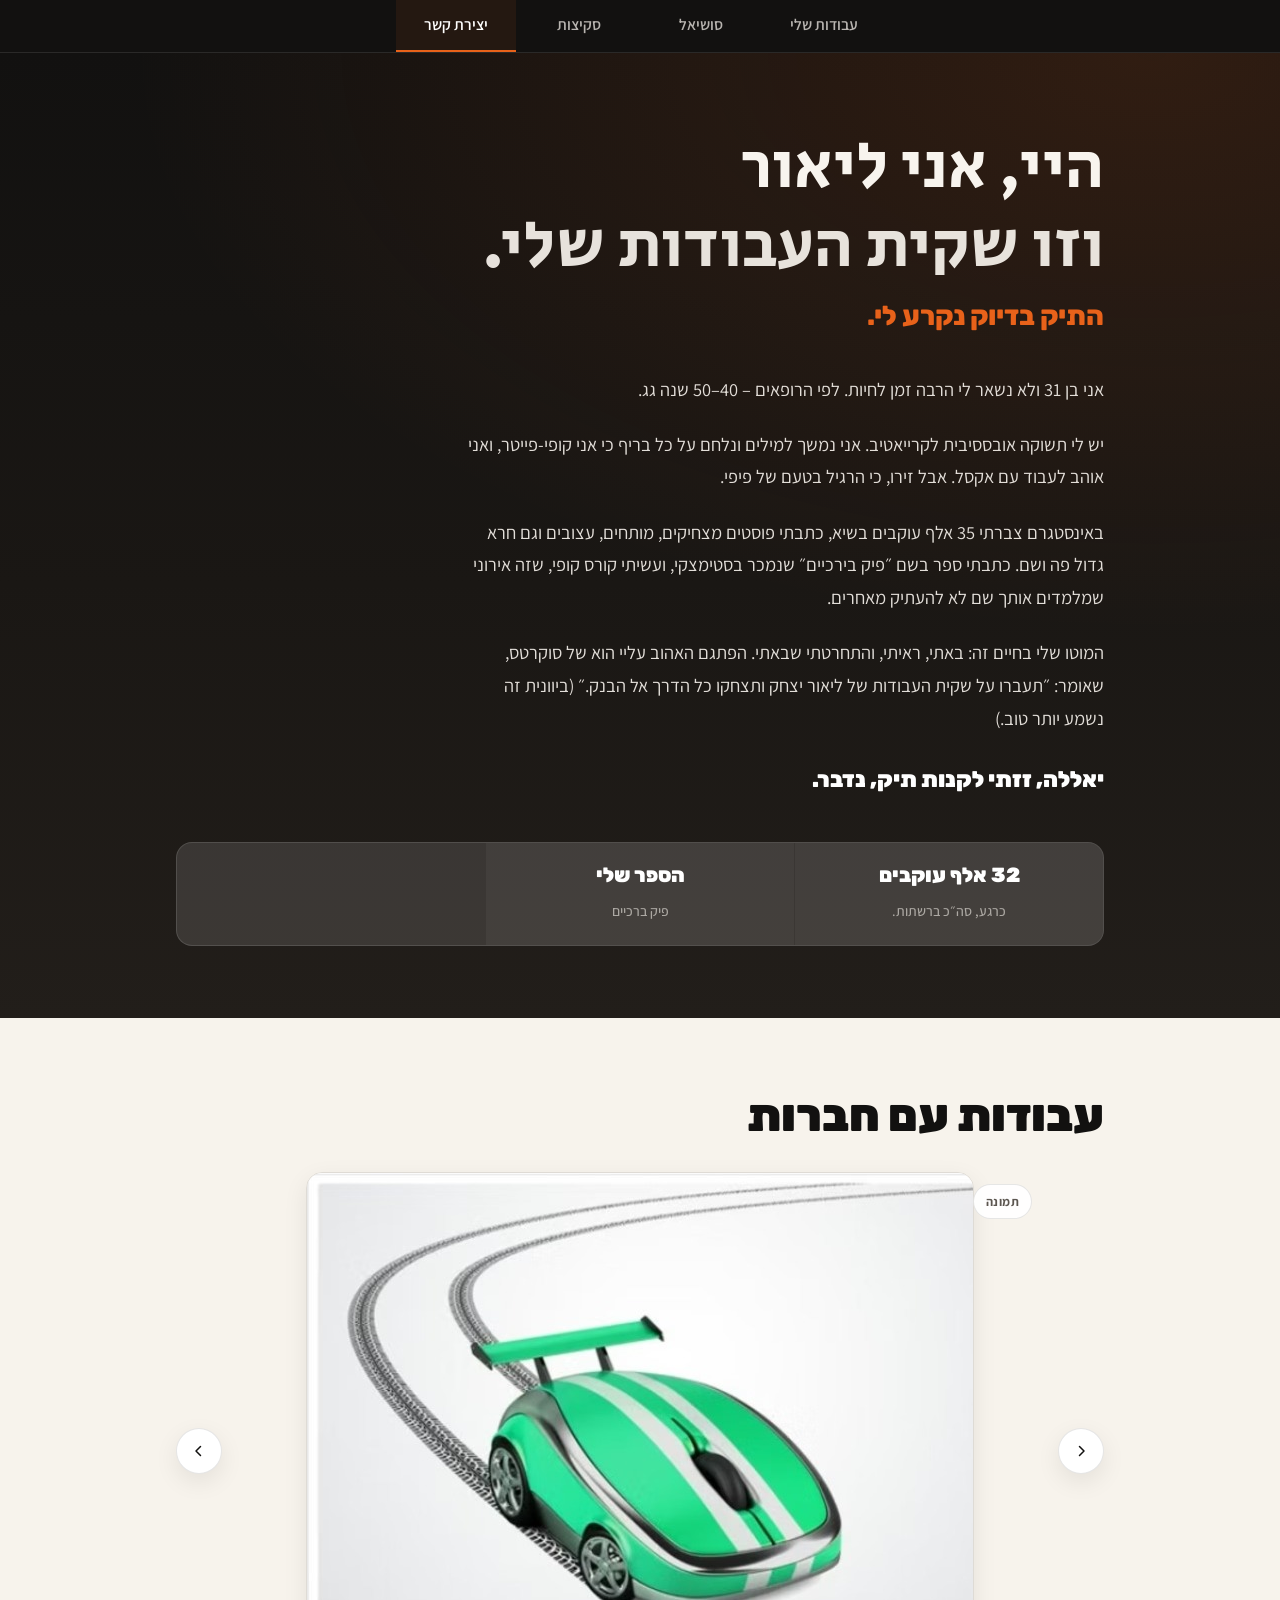
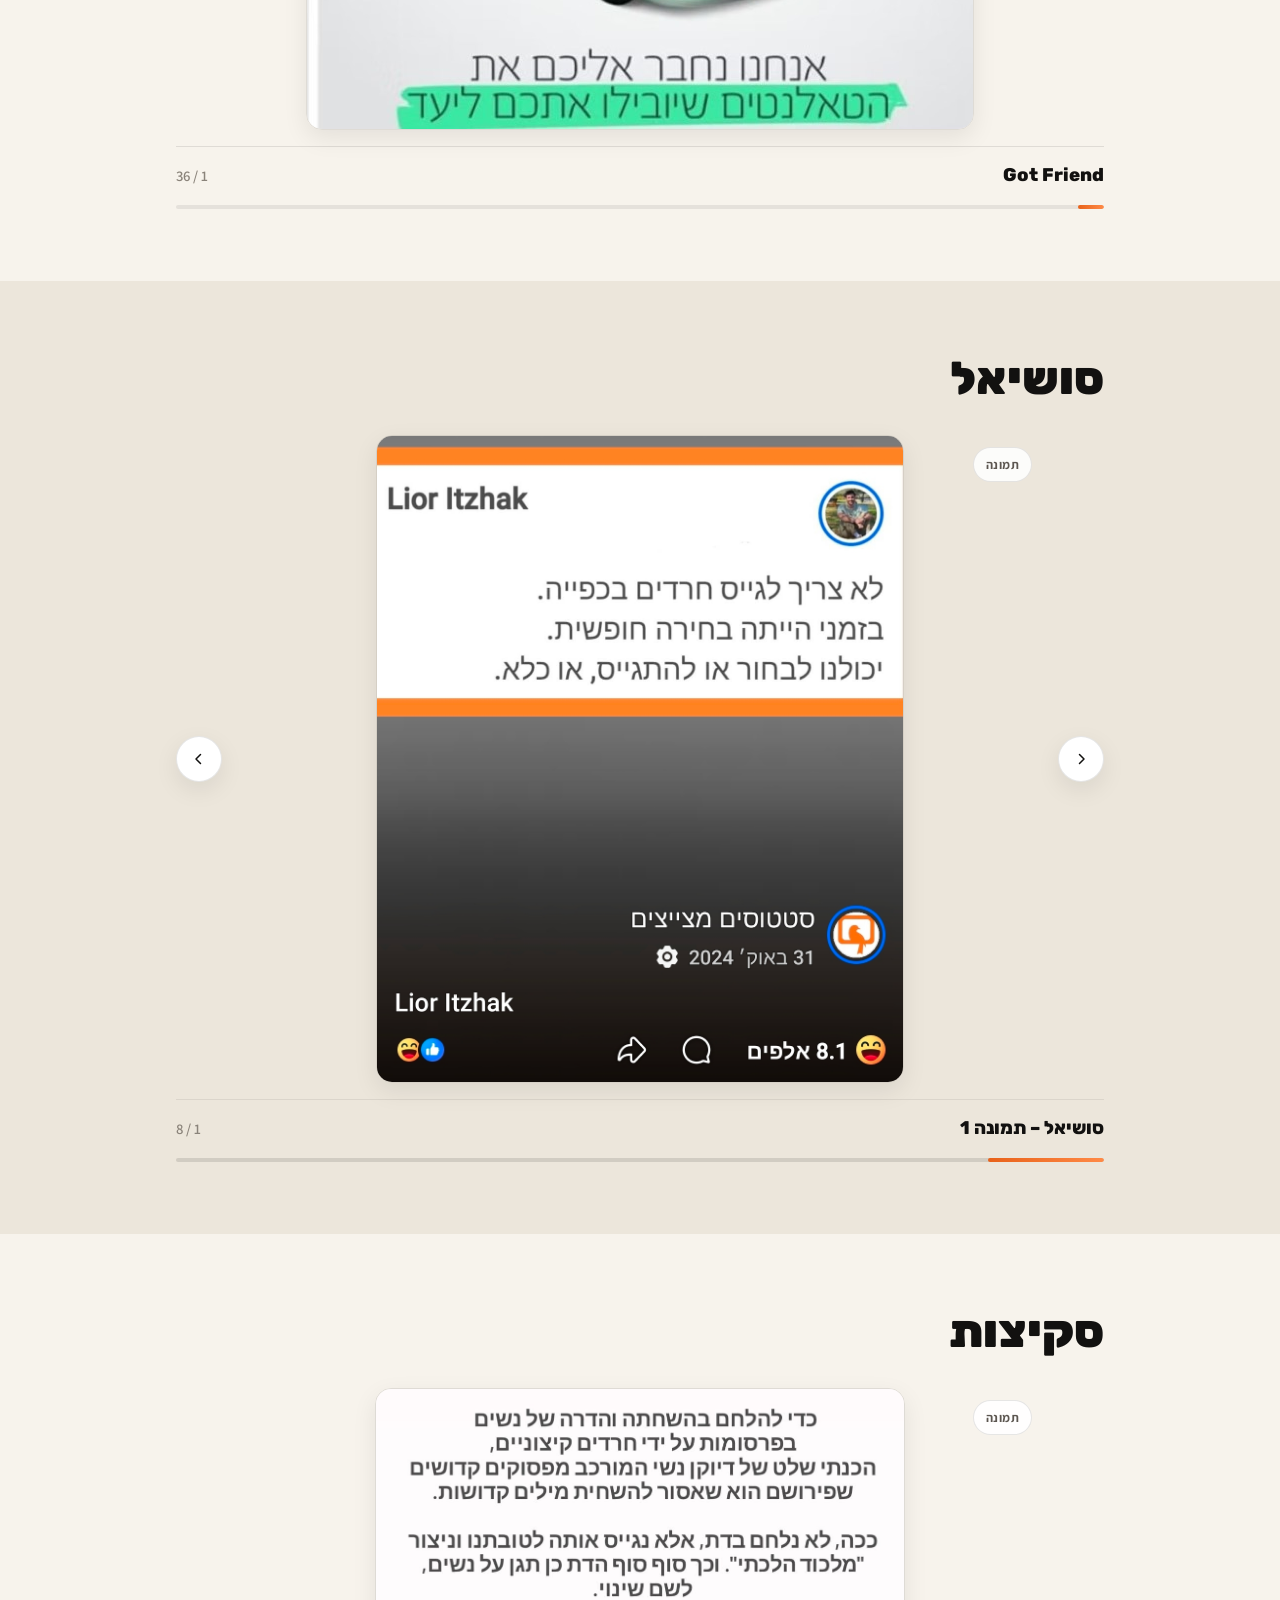
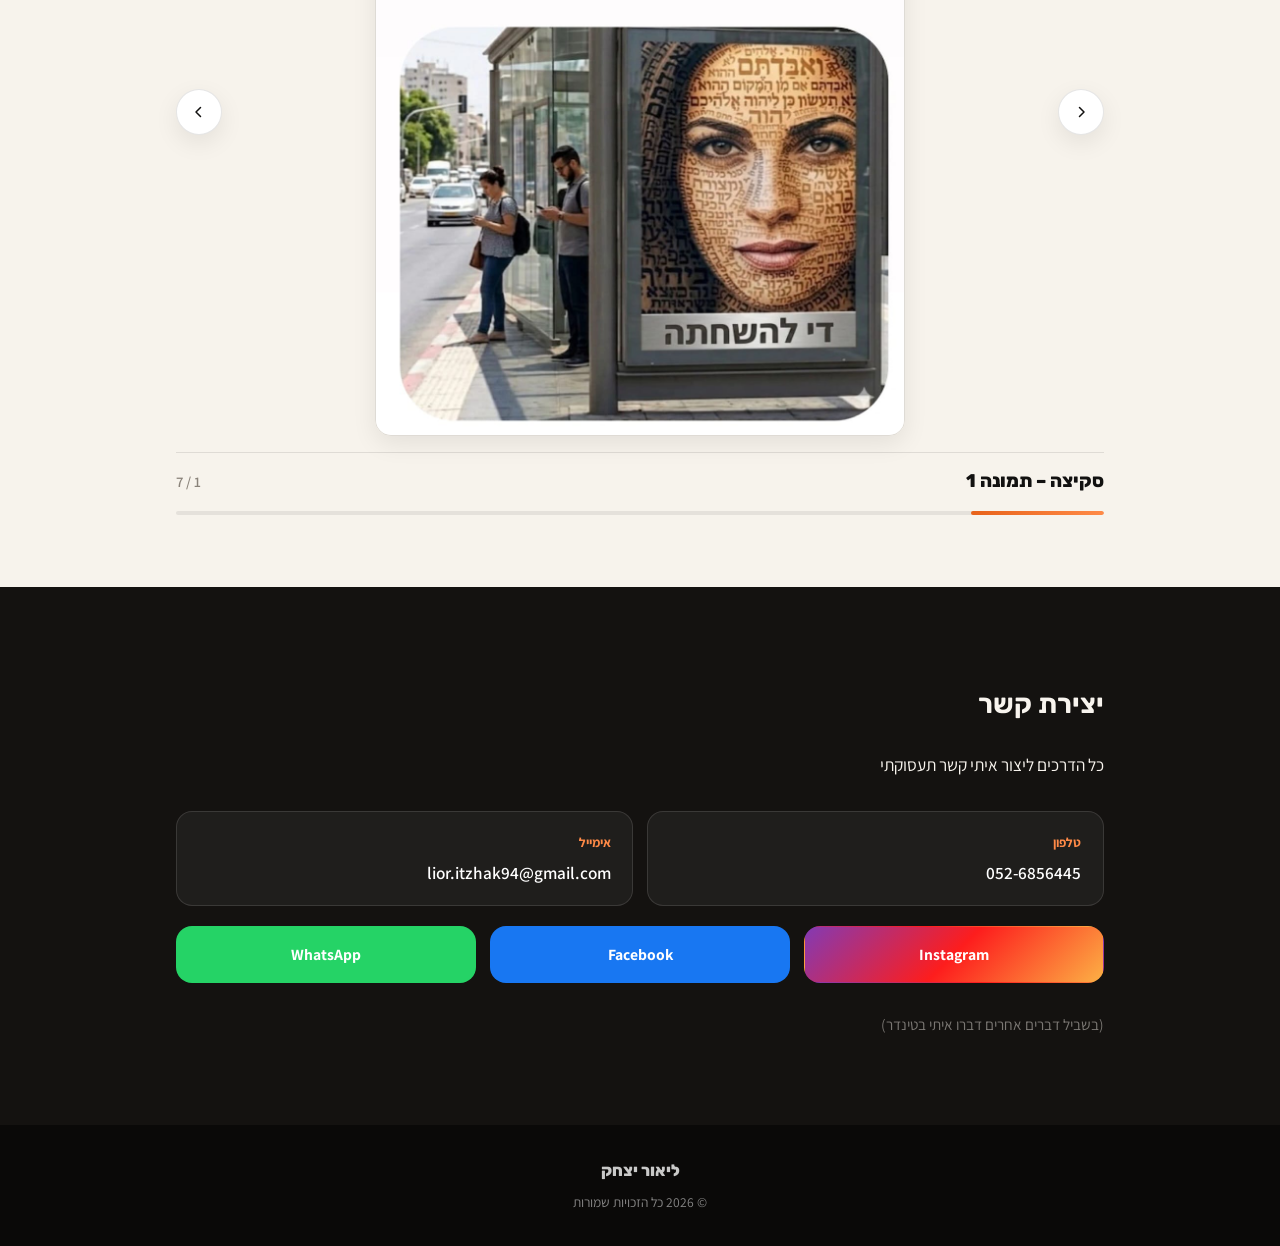
<file: index.html>
<!DOCTYPE html>
<html lang="he" dir="rtl">
<head>
  <meta charset="UTF-8">
  <meta name="viewport" content="width=device-width, initial-scale=1.0, viewport-fit=cover">
  <meta name="description" content="ליאור יצחק – קופירייטר. תיק עבודות, חברות, סושיאל וסרטונים.">
  <meta name="theme-color" content="#141210">
  <title>תיק עבודות של ליאור יצחק | קופירייטר</title>
  <link rel="canonical" href="https://nati325.github.io/lior-work-bag/">
  <meta property="og:type" content="website">
  <meta property="og:url" content="https://nati325.github.io/lior-work-bag/">
  <meta property="og:site_name" content="ליאור יצחק">
  <meta property="og:title" content="תיק עבודות של ליאור יצחק">
  <meta property="og:description" content="ליאור יצחק – קופירייטר. עבודות עם חברות, סושיאל ויצירת קשר.">
  <meta property="og:image" content="https://nati325.github.io/lior-work-bag/assets/og-share.png">
  <meta property="og:image:alt" content="תיק עבודות של ליאור יצחק – קופירייטר">
  <meta property="og:image:width" content="1200">
  <meta property="og:image:height" content="630">
  <meta property="og:locale" content="he_IL">
  <meta name="twitter:card" content="summary_large_image">
  <meta name="twitter:title" content="תיק עבודות של ליאור יצחק">
  <meta name="twitter:description" content="ליאור יצחק – קופירייטר. עבודות עם חברות, סושיאל ויצירת קשר.">
  <meta name="twitter:image" content="https://nati325.github.io/lior-work-bag/assets/og-share.png">
  <meta name="twitter:image:alt" content="תיק עבודות של ליאור יצחק – קופירייטר">
  <link rel="preconnect" href="https://fonts.googleapis.com">
  <link rel="preconnect" href="https://fonts.gstatic.com" crossorigin>
  <link rel="stylesheet" href="styles.css">
</head>
<body>
  <a class="skip-link" href="#main-content">דלג לתוכן הראשי</a>

  <header class="site-nav" role="banner">
    <nav class="site-nav-inner" aria-label="ניווט בעמוד">
      <ul class="site-nav-list">
        <li><a href="#companies-section" data-section="companies-section">עבודות שלי</a></li>
        <li><a href="#social-section" data-section="social-section">סושיאל</a></li>
        <li><a href="#sketches-section" data-section="sketches-section">סקיצות</a></li>
        <li><a href="#contact-section" data-section="contact-section">יצירת קשר</a></li>
      </ul>
    </nav>
  </header>

  <main id="main-content" class="site-main" tabindex="-1">
    <section class="opening" aria-labelledby="hero-heading">
      <div class="opening-inner">
        <h1 id="hero-heading">היי, אני ליאור<br><span class="hero-accent">וזו שקית העבודות שלי.</span></h1>
        <p class="opening-lead">התיק בדיוק נקרע לי.</p>

        <div class="opening-body">
          <p>אני בן 31 ולא נשאר לי הרבה זמן לחיות. לפי הרופאים – 40–50 שנה גג.</p>
          <p>
            יש לי תשוקה אובססיבית לקרייאטיב. אני נמשך למילים ונלחם על כל בריף כי אני קופי-פייטר,
            ואני אוהב לעבוד עם אקסל. אבל זירו, כי הרגיל בטעם של פיפי.
          </p>
          <p>
            באינסטגרם צברתי 35 אלף עוקבים בשיא, כתבתי פוסטים מצחיקים, מותחים, עצובים
            וגם חרא גדול פה ושם. כתבתי ספר בשם ״פיק בירכיים״ שנמכר בסטימצקי, ועשיתי קורס קופי,
            שזה אירוני שמלמדים אותך שם לא להעתיק מאחרים.
          </p>
          <p>
            המוטו שלי בחיים זה: באתי, ראיתי, והתחרטתי שבאתי. הפתגם האהוב עליי הוא של סוקרטס, שאומר:
            ״תעברו על שקית העבודות של ליאור יצחק ותצחקו כל הדרך אל הבנק.״
            (ביוונית זה נשמע יותר טוב.)
          </p>
          <p class="opening-closer">יאללה, זזתי לקנות תיק, נדבר.</p>
        </div>

        <ul class="stats-bar" aria-label="נקודות עיקריות">
          <li><strong>32 אלף עוקבים</strong><span>כרגע, סה״כ ברשתות.</span></li>
          <li><strong>הספר שלי</strong><span>פיק ברכיים</span></li>
        </ul>
      </div>
    </section>

    <section id="companies-section" class="showcase" aria-labelledby="companies-heading">
      <div class="showcase-inner">
        <div class="showcase-head">
          <h2 id="companies-heading">עבודות עם חברות</h2>
        </div>
        <div id="companies-carousel" class="carousel-mount"></div>
      </div>
    </section>

    <section id="social-section" class="showcase showcase--alt" aria-labelledby="social-heading">
      <div class="showcase-inner">
        <div class="showcase-head">
          <h2 id="social-heading">סושיאל</h2>
        </div>
        <div id="social-carousel" class="carousel-mount"></div>
      </div>
    </section>

    <section id="sketches-section" class="showcase" aria-labelledby="sketches-heading">
      <div class="showcase-inner">
        <div class="showcase-head">
          <h2 id="sketches-heading">סקיצות</h2>
        </div>
        <div id="sketches-carousel" class="carousel-mount"></div>
      </div>
    </section>

    <section id="contact-section" class="contact-section" aria-labelledby="contact-heading">
      <div class="contact-inner">
        <div class="showcase-head showcase-head--light">
          <h2 id="contact-heading">יצירת קשר</h2>
          <p class="contact-intro">כל הדרכים ליצור איתי קשר תעסוקתי</p>
        </div>
        <ul class="contact-list">
          <li>
            <a class="contact-card" href="tel:+972526856445">
              <span class="contact-card-label">טלפון</span>
              <span class="contact-card-value">052-6856445</span>
            </a>
          </li>
          <li>
            <a class="contact-card" href="mailto:lior.itzhak94@gmail.com">
              <span class="contact-card-label">אימייל</span>
              <span class="contact-card-value">lior.itzhak94@gmail.com</span>
            </a>
          </li>
        </ul>

        <div class="social-buttons" aria-label="רשתות חברתיות">
          <a class="social-btn social-btn--instagram" href="https://www.instagram.com/lior.itzhak94?igsh=aHlvNHE1eGczejNr" rel="noopener noreferrer">
            Instagram
            <span class="sr-only"> – נפתח בחלון חדש</span>
          </a>
          <a class="social-btn social-btn--facebook" href="https://www.facebook.com/share/1HHZQSNq8X/" rel="noopener noreferrer">
            Facebook
            <span class="sr-only"> – נפתח בחלון חדש</span>
          </a>
          <a class="social-btn social-btn--whatsapp" href="https://wa.me/972526856445" rel="noopener noreferrer">
            WhatsApp
            <span class="sr-only"> – נפתח בחלון חדש</span>
          </a>
        </div>
        <p class="humor-note">(בשביל דברים אחרים דברו איתי בטינדר)</p>
      </div>
    </section>
  </main>

  <footer class="site-footer" role="contentinfo">
    <p class="footer-name">ליאור יצחק</p>
    <p class="copyright">© <span id="year"></span> כל הזכויות שמורות</p>
  </footer>

  <script src="media-data.js"></script>
  <script src="main.js"></script>
</body>
</html>
</file>
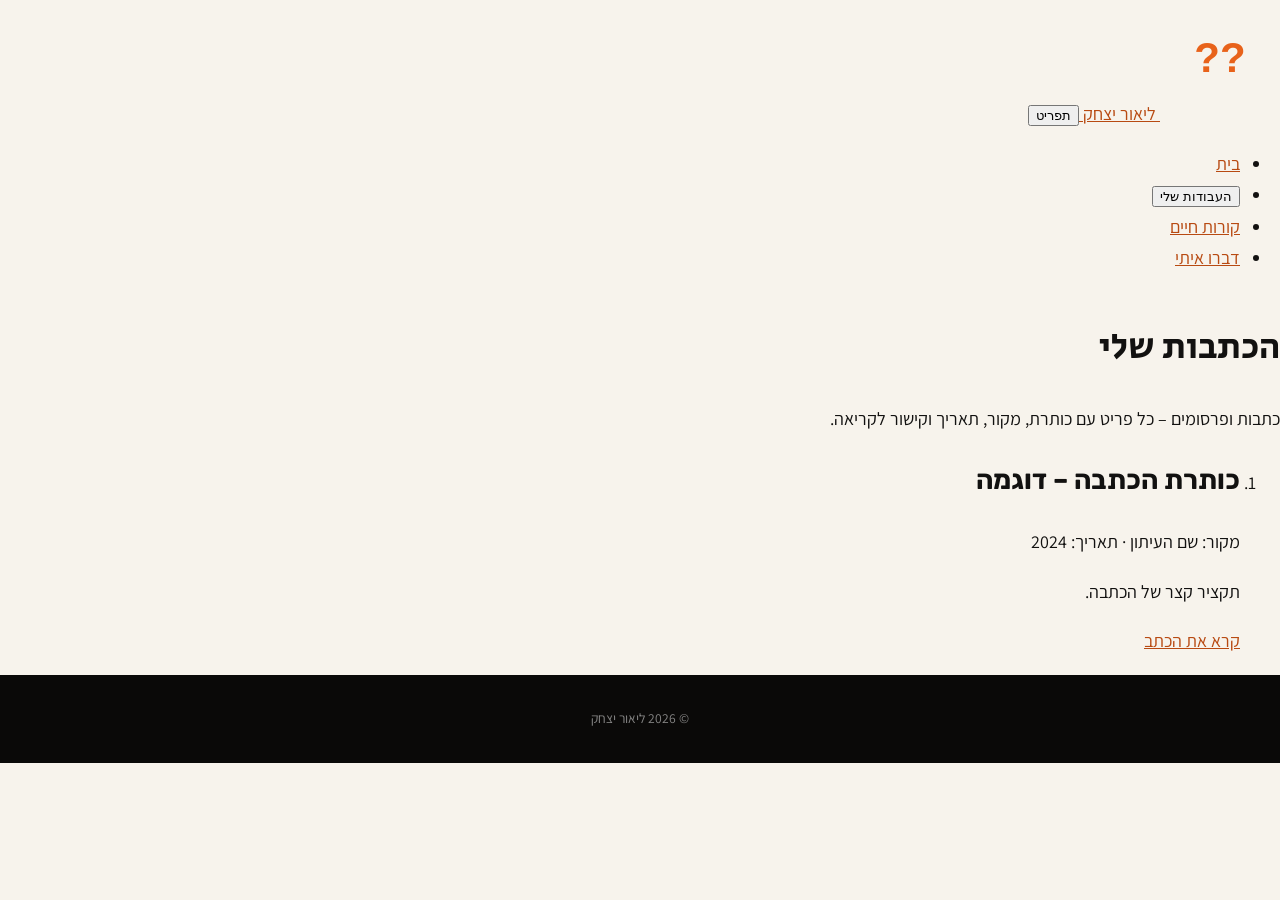
<file: articles.html>
<!DOCTYPE html>
<html lang="he" dir="rtl">
<head>
  <meta charset="UTF-8">
  <meta name="viewport" content="width=device-width, initial-scale=1.0">
  <meta name="description" content="כתבות ופרסומים של ליאור יצחק.">
  <title>הכתבות שלי | ליאור יצחק</title>
  <link rel="stylesheet" href="styles.css">
</head>
<body>
  <a class="skip-link" href="#main-content">דלג לתוכן הראשי</a>
  <header class="site-header" role="banner">
    <div class="header-inner">
      <a class="logo-link" href="index.html">
        <img src="assets/lior-logo.svg" alt="ליאור יצחק – חזרה לדף הבית" width="120" height="120" class="logo-image">
        <span class="logo-text">ליאור יצחק</span>
      </a>
      <button type="button" class="nav-toggle" aria-expanded="false" aria-controls="main-nav" aria-label="פתח או סגור את תפריט הניווט">
        <span class="nav-toggle-bar" aria-hidden="true"></span><span class="nav-toggle-bar" aria-hidden="true"></span><span class="nav-toggle-bar" aria-hidden="true"></span>
        <span class="nav-toggle-text">תפריט</span>
      </button>
      <nav id="main-nav" class="main-nav" aria-label="ניווט ראשי">
        <ul class="nav-list">
          <li><a href="index.html">בית</a></li>
          <li class="nav-has-submenu">
            <button type="button" class="submenu-toggle" aria-expanded="false" aria-controls="works-submenu">העבודות שלי<span class="sr-only"> – תפריט משנה</span></button>
            <ul id="works-submenu" class="submenu" hidden>
              <li><a href="portfolio.html">תיק עבודות</a></li>
              <li><a href="campaigns.html">מהלכים</a></li>
              <li><a href="scripts.html">תסריטים</a></li>
              <li><a href="book.html">הספר שלי</a></li>
              <li><a href="social.html">הסושיאל שלי</a></li>
              <li><a href="articles.html" aria-current="page">הכתבות שלי</a></li>
            </ul>
          </li>
          <li><a href="cv.html">קורות חיים</a></li>
          <li><a href="contact.html">דברו איתי</a></li>
        </ul>
      </nav>
    </div>
  </header>
  <main id="main-content" class="site-main" tabindex="-1">
    <header class="page-header">
      <h1>הכתבות שלי</h1>
      <p class="page-intro">כתבות ופרסומים – כל פריט עם כותרת, מקור, תאריך וקישור לקריאה.</p>
    </header>
    <ol class="work-list" aria-label="רשימת כתבות">
      <li class="work-item">
        <article aria-labelledby="article-1-title">
          <h2 id="article-1-title">כותרת הכתבה – דוגמה</h2>
          <p class="work-meta">מקור: שם העיתון · תאריך: 2024</p>
          <p>תקציר קצר של הכתבה.</p>
          <p><a href="#">קרא את הכתב<span class="sr-only"> – נפתח בחלון חדש</span></a></p>
        </article>
      </li>
    </ol>
  </main>
  <footer class="site-footer" role="contentinfo">
    <p class="copyright">© <span id="year"></span> ליאור יצחק</p>
  </footer>
  <script src="main.js"></script>
</body>
</html>
</file>
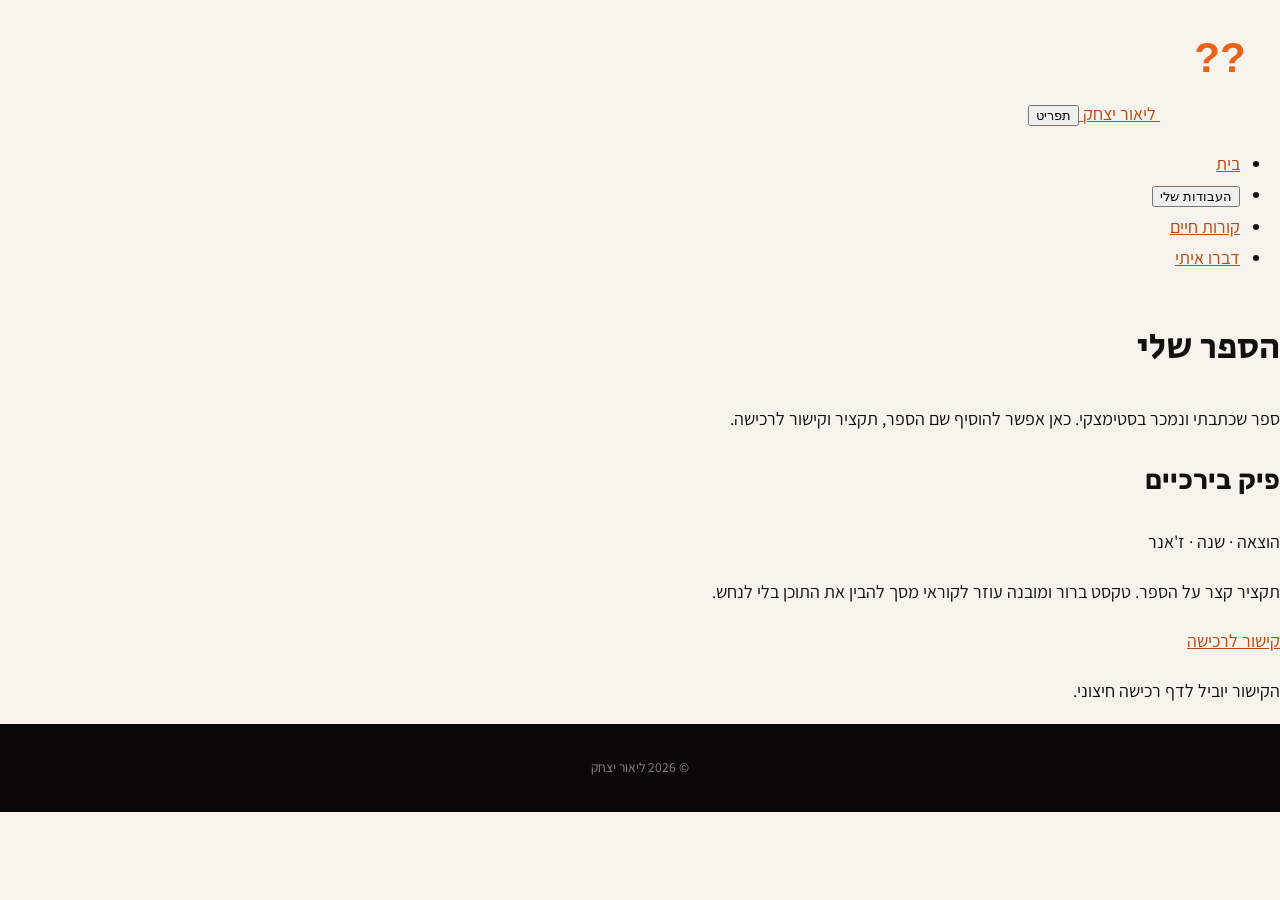
<file: book.html>
<!DOCTYPE html>
<html lang="he" dir="rtl">
<head>
  <meta charset="UTF-8">
  <meta name="viewport" content="width=device-width, initial-scale=1.0">
  <meta name="description" content="הספר של ליאור יצחק – נמכר בסטימצקי.">
  <title>הספר שלי | ליאור יצחק</title>
  <link rel="stylesheet" href="styles.css">
</head>
<body>
  <a class="skip-link" href="#main-content">דלג לתוכן הראשי</a>
  <header class="site-header" role="banner">
    <div class="header-inner">
      <a class="logo-link" href="index.html">
        <img src="assets/lior-logo.svg" alt="ליאור יצחק – חזרה לדף הבית" width="120" height="120" class="logo-image">
        <span class="logo-text">ליאור יצחק</span>
      </a>
      <button type="button" class="nav-toggle" aria-expanded="false" aria-controls="main-nav" aria-label="פתח או סגור את תפריט הניווט">
        <span class="nav-toggle-bar" aria-hidden="true"></span><span class="nav-toggle-bar" aria-hidden="true"></span><span class="nav-toggle-bar" aria-hidden="true"></span>
        <span class="nav-toggle-text">תפריט</span>
      </button>
      <nav id="main-nav" class="main-nav" aria-label="ניווט ראשי">
        <ul class="nav-list">
          <li><a href="index.html">בית</a></li>
          <li class="nav-has-submenu">
            <button type="button" class="submenu-toggle" aria-expanded="false" aria-controls="works-submenu">העבודות שלי<span class="sr-only"> – תפריט משנה</span></button>
            <ul id="works-submenu" class="submenu" hidden>
              <li><a href="portfolio.html">תיק עבודות</a></li>
              <li><a href="campaigns.html">מהלכים</a></li>
              <li><a href="scripts.html">תסריטים</a></li>
              <li><a href="book.html" aria-current="page">הספר שלי</a></li>
              <li><a href="social.html">הסושיאל שלי</a></li>
              <li><a href="articles.html">הכתבות שלי</a></li>
            </ul>
          </li>
          <li><a href="cv.html">קורות חיים</a></li>
          <li><a href="contact.html">דברו איתי</a></li>
        </ul>
      </nav>
    </div>
  </header>
  <main id="main-content" class="site-main" tabindex="-1">
    <header class="page-header">
      <h1>הספר שלי</h1>
      <p class="page-intro">ספר שכתבתי ונמכר בסטימצקי. כאן אפשר להוסיף שם הספר, תקציר וקישור לרכישה.</p>
    </header>
    <article class="work-item" aria-labelledby="book-title">
      <h2 id="book-title">פיק בירכיים</h2>
      <p class="work-meta">הוצאה · שנה · ז'אנר</p>
      <p>תקציר קצר על הספר. טקסט ברור ומובנה עוזר לקוראי מסך להבין את התוכן בלי לנחש.</p>
      <p><a href="#" aria-describedby="book-buy-note">קישור לרכישה<span class="sr-only"> – יתווסף</span></a></p>
      <p id="book-buy-note" class="work-meta">הקישור יוביל לדף רכישה חיצוני.</p>
    </article>
  </main>
  <footer class="site-footer" role="contentinfo">
    <p class="copyright">© <span id="year"></span> ליאור יצחק</p>
  </footer>
  <script src="main.js"></script>
</body>
</html>
</file>
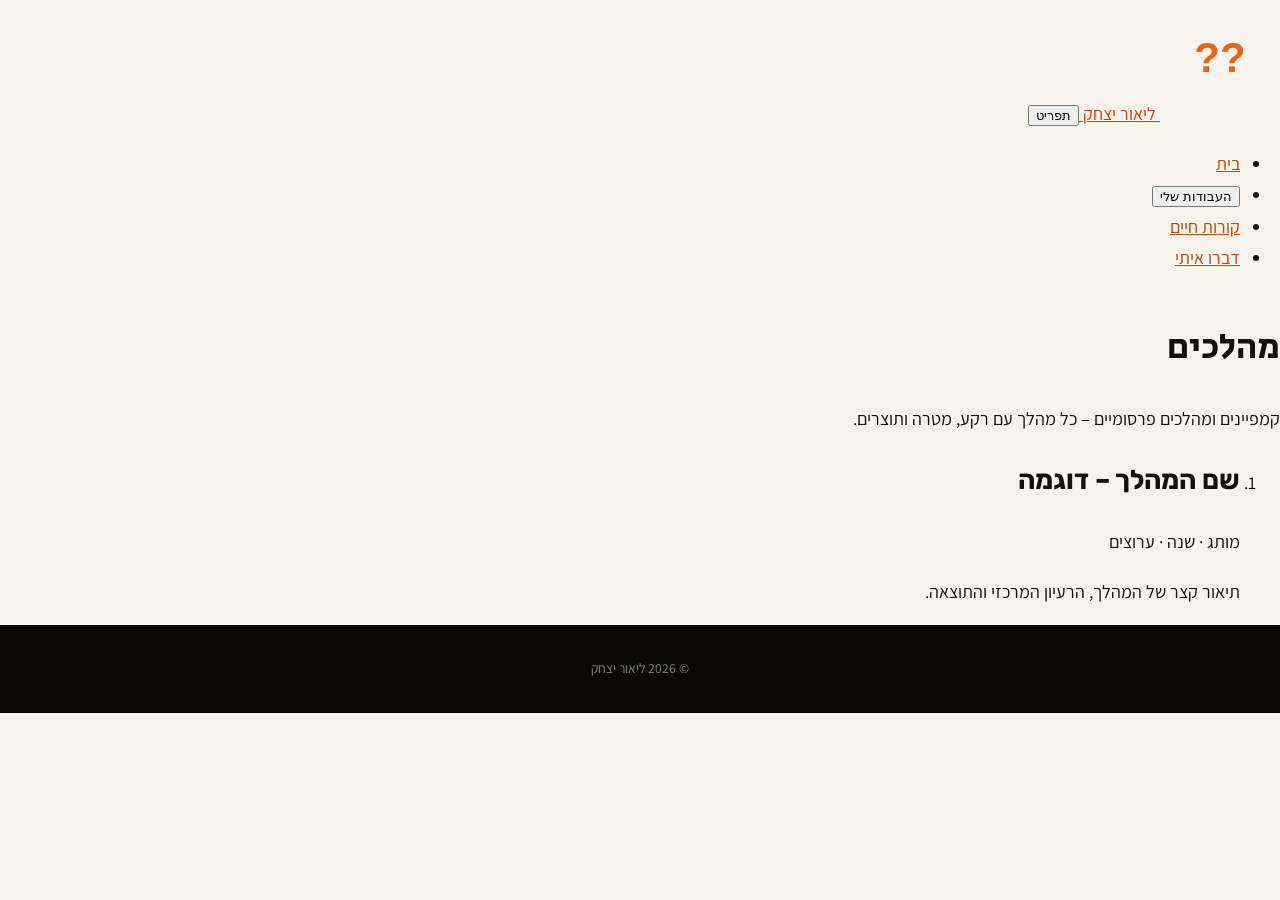
<file: campaigns.html>
<!DOCTYPE html>
<html lang="he" dir="rtl">
<head>
  <meta charset="UTF-8">
  <meta name="viewport" content="width=device-width, initial-scale=1.0">
  <meta name="description" content="מהלכים וקמפיינים פרסומיים של ליאור יצחק.">
  <title>מהלכים | ליאור יצחק</title>
  <link rel="stylesheet" href="styles.css">
</head>
<body>
  <a class="skip-link" href="#main-content">דלג לתוכן הראשי</a>
  <header class="site-header" role="banner">
    <div class="header-inner">
      <a class="logo-link" href="index.html">
        <img src="assets/lior-logo.svg" alt="ליאור יצחק – חזרה לדף הבית" width="120" height="120" class="logo-image">
        <span class="logo-text">ליאור יצחק</span>
      </a>
      <button type="button" class="nav-toggle" aria-expanded="false" aria-controls="main-nav" aria-label="פתח או סגור את תפריט הניווט">
        <span class="nav-toggle-bar" aria-hidden="true"></span><span class="nav-toggle-bar" aria-hidden="true"></span><span class="nav-toggle-bar" aria-hidden="true"></span>
        <span class="nav-toggle-text">תפריט</span>
      </button>
      <nav id="main-nav" class="main-nav" aria-label="ניווט ראשי">
        <ul class="nav-list">
          <li><a href="index.html">בית</a></li>
          <li class="nav-has-submenu">
            <button type="button" class="submenu-toggle" aria-expanded="false" aria-controls="works-submenu">העבודות שלי<span class="sr-only"> – תפריט משנה</span></button>
            <ul id="works-submenu" class="submenu" hidden>
              <li><a href="portfolio.html">תיק עבודות</a></li>
              <li><a href="campaigns.html" aria-current="page">מהלכים</a></li>
              <li><a href="scripts.html">תסריטים</a></li>
              <li><a href="book.html">הספר שלי</a></li>
              <li><a href="social.html">הסושיאל שלי</a></li>
              <li><a href="articles.html">הכתבות שלי</a></li>
            </ul>
          </li>
          <li><a href="cv.html">קורות חיים</a></li>
          <li><a href="contact.html">דברו איתי</a></li>
        </ul>
      </nav>
    </div>
  </header>
  <main id="main-content" class="site-main" tabindex="-1">
    <header class="page-header">
      <h1>מהלכים</h1>
      <p class="page-intro">קמפיינים ומהלכים פרסומיים – כל מהלך עם רקע, מטרה ותוצרים.</p>
    </header>
    <ol class="work-list" aria-label="רשימת מהלכים">
      <li class="work-item">
        <article aria-labelledby="camp-1-title">
          <h2 id="camp-1-title">שם המהלך – דוגמה</h2>
          <p class="work-meta">מותג · שנה · ערוצים</p>
          <p>תיאור קצר של המהלך, הרעיון המרכזי והתוצאה.</p>
        </article>
      </li>
    </ol>
  </main>
  <footer class="site-footer" role="contentinfo">
    <p class="copyright">© <span id="year"></span> ליאור יצחק</p>
  </footer>
  <script src="main.js"></script>
</body>
</html>
</file>
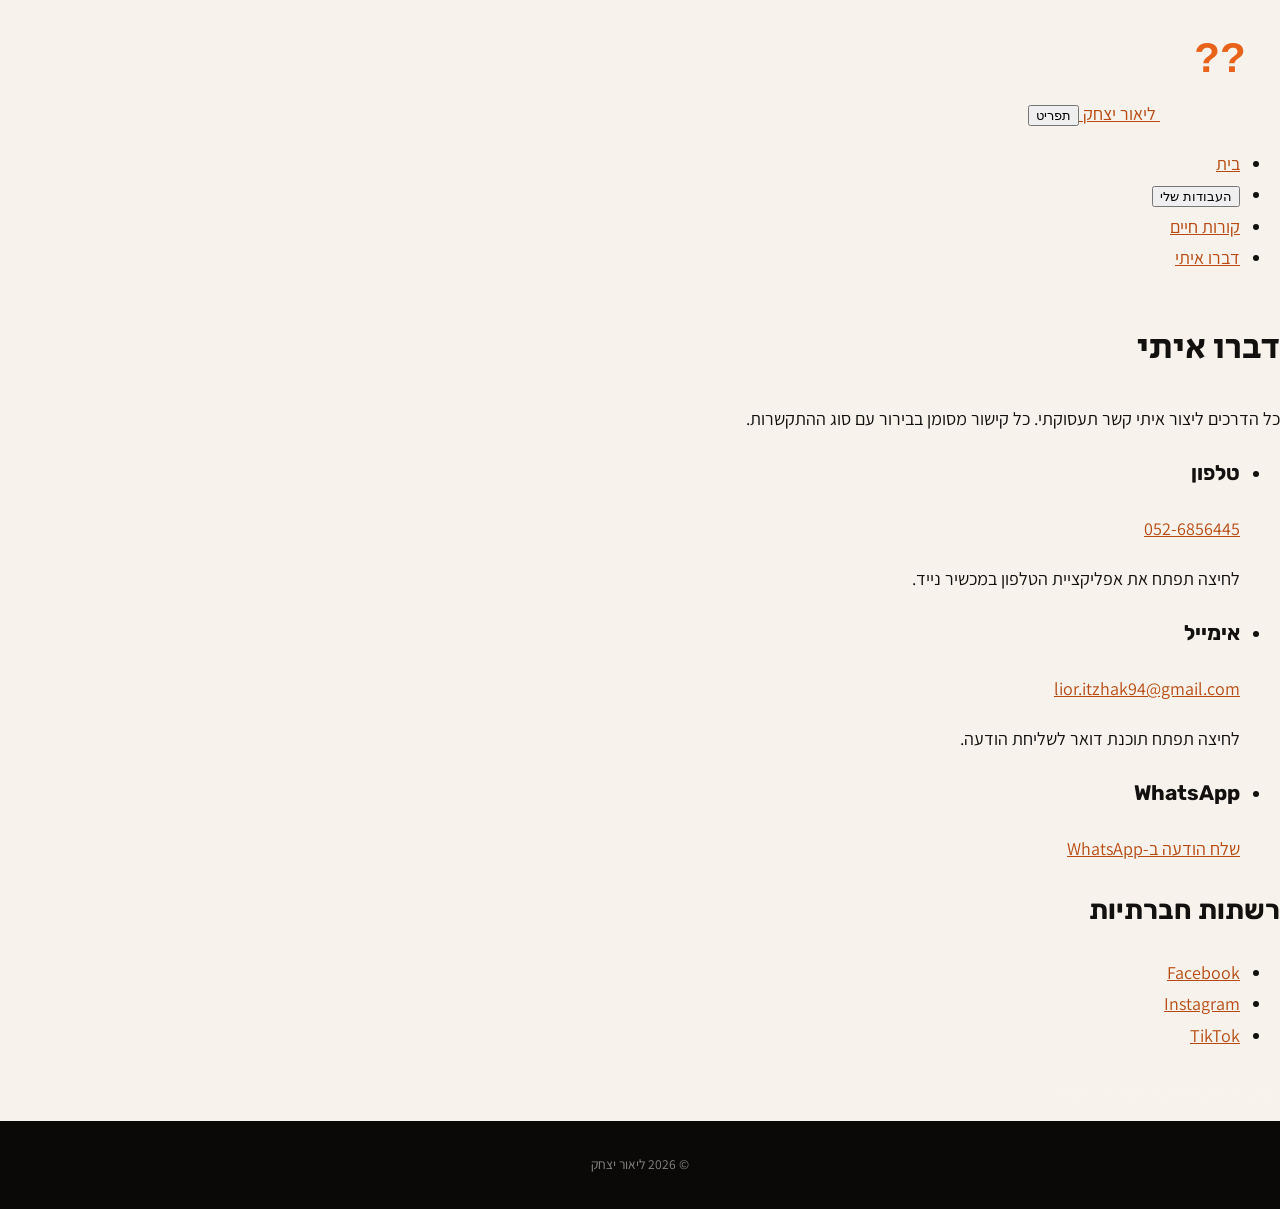
<file: contact.html>
<!DOCTYPE html>
<html lang="he" dir="rtl">
<head>
  <meta charset="UTF-8">
  <meta name="viewport" content="width=device-width, initial-scale=1.0">
  <meta name="description" content="יצירת קשר עם ליאור יצחק – טלפון, אימייל, WhatsApp ורשתות חברתיות.">
  <title>דברו איתי | ליאור יצחק</title>
  <link rel="stylesheet" href="styles.css">
</head>
<body>
  <a class="skip-link" href="#main-content">דלג לתוכן הראשי</a>
  <header class="site-header" role="banner">
    <div class="header-inner">
      <a class="logo-link" href="index.html">
        <img src="assets/lior-logo.svg" alt="ליאור יצחק – חזרה לדף הבית" width="120" height="120" class="logo-image">
        <span class="logo-text">ליאור יצחק</span>
      </a>
      <button type="button" class="nav-toggle" aria-expanded="false" aria-controls="main-nav" aria-label="פתח או סגור את תפריט הניווט">
        <span class="nav-toggle-bar" aria-hidden="true"></span><span class="nav-toggle-bar" aria-hidden="true"></span><span class="nav-toggle-bar" aria-hidden="true"></span>
        <span class="nav-toggle-text">תפריט</span>
      </button>
      <nav id="main-nav" class="main-nav" aria-label="ניווט ראשי">
        <ul class="nav-list">
          <li><a href="index.html">בית</a></li>
          <li class="nav-has-submenu">
            <button type="button" class="submenu-toggle" aria-expanded="false" aria-controls="works-submenu">העבודות שלי<span class="sr-only"> – תפריט משנה</span></button>
            <ul id="works-submenu" class="submenu" hidden>
              <li><a href="portfolio.html">תיק עבודות</a></li>
              <li><a href="campaigns.html">מהלכים</a></li>
              <li><a href="scripts.html">תסריטים</a></li>
              <li><a href="book.html">הספר שלי</a></li>
              <li><a href="social.html">הסושיאל שלי</a></li>
              <li><a href="articles.html">הכתבות שלי</a></li>
            </ul>
          </li>
          <li><a href="cv.html">קורות חיים</a></li>
          <li><a href="contact.html" aria-current="page">דברו איתי</a></li>
        </ul>
      </nav>
    </div>
  </header>
  <main id="main-content" class="site-main" tabindex="-1">
    <header class="page-header">
      <h1>דברו איתי</h1>
      <p class="page-intro">כל הדרכים ליצור איתי קשר תעסוקתי. כל קישור מסומן בבירור עם סוג ההתקשרות.</p>
    </header>

    <ul class="contact-methods" aria-label="אמצעי יצירת קשר">
      <li>
        <h2 class="sr-only">טלפון</h2>
        <h3>טלפון</h3>
        <p><a href="tel:+972526856445">052-6856445</a></p>
        <p class="work-meta">לחיצה תפתח את אפליקציית הטלפון במכשיר נייד.</p>
      </li>
      <li>
        <h2 class="sr-only">אימייל</h2>
        <h3>אימייל</h3>
        <p><a href="mailto:lior.itzhak94@gmail.com">lior.itzhak94@gmail.com</a></p>
        <p class="work-meta">לחיצה תפתח תוכנת דואר לשליחת הודעה.</p>
      </li>
      <li>
        <h2 class="sr-only">WhatsApp</h2>
        <h3>WhatsApp</h3>
        <p>
          <a href="https://wa.me/972526856445" rel="noopener noreferrer">
            שלח הודעה ב-WhatsApp
            <span class="sr-only"> – נפתח בחלון חדש</span>
          </a>
        </p>
      </li>
    </ul>

    <section aria-labelledby="social-contact-heading">
      <h2 id="social-contact-heading">רשתות חברתיות</h2>
      <ul class="social-list">
        <li><a href="https://www.facebook.com/" rel="noopener noreferrer">Facebook<span class="sr-only"> – נפתח בחלון חדש</span></a></li>
        <li><a href="https://www.instagram.com/" rel="noopener noreferrer">Instagram<span class="sr-only"> – נפתח בחלון חדש</span></a></li>
        <li><a href="https://www.tiktok.com/" rel="noopener noreferrer">TikTok<span class="sr-only"> – נפתח בחלון חדש</span></a></li>
      </ul>
    </section>

    <p class="humor-note">(בשביל דברים אחרים דברו איתי בטינדר)</p>
  </main>
  <footer class="site-footer" role="contentinfo">
    <p class="copyright">© <span id="year"></span> ליאור יצחק</p>
  </footer>
  <script src="main.js"></script>
</body>
</html>
</file>
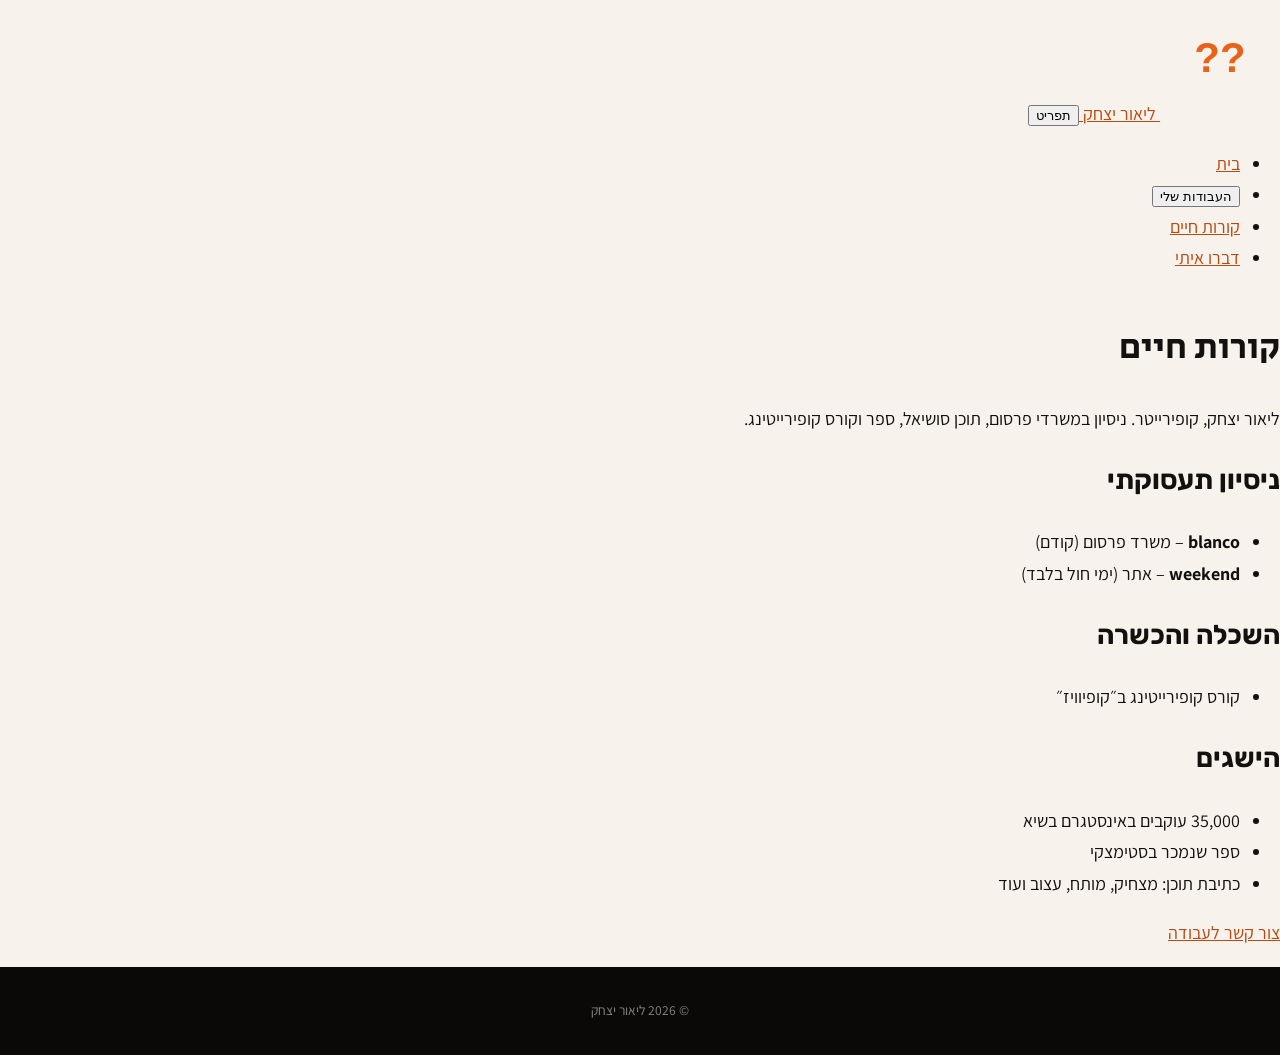
<file: cv.html>
<!DOCTYPE html>
<html lang="he" dir="rtl">
<head>
  <meta charset="UTF-8">
  <meta name="viewport" content="width=device-width, initial-scale=1.0">
  <meta name="description" content="קורות חיים של ליאור יצחק – קופירייטר.">
  <title>קורות חיים | ליאור יצחק</title>
  <link rel="stylesheet" href="styles.css">
</head>
<body>
  <a class="skip-link" href="#main-content">דלג לתוכן הראשי</a>
  <header class="site-header" role="banner">
    <div class="header-inner">
      <a class="logo-link" href="index.html">
        <img src="assets/lior-logo.svg" alt="ליאור יצחק – חזרה לדף הבית" width="120" height="120" class="logo-image">
        <span class="logo-text">ליאור יצחק</span>
      </a>
      <button type="button" class="nav-toggle" aria-expanded="false" aria-controls="main-nav" aria-label="פתח או סגור את תפריט הניווט">
        <span class="nav-toggle-bar" aria-hidden="true"></span><span class="nav-toggle-bar" aria-hidden="true"></span><span class="nav-toggle-bar" aria-hidden="true"></span>
        <span class="nav-toggle-text">תפריט</span>
      </button>
      <nav id="main-nav" class="main-nav" aria-label="ניווט ראשי">
        <ul class="nav-list">
          <li><a href="index.html">בית</a></li>
          <li class="nav-has-submenu">
            <button type="button" class="submenu-toggle" aria-expanded="false" aria-controls="works-submenu">העבודות שלי<span class="sr-only"> – תפריט משנה</span></button>
            <ul id="works-submenu" class="submenu" hidden>
              <li><a href="portfolio.html">תיק עבודות</a></li>
              <li><a href="campaigns.html">מהלכים</a></li>
              <li><a href="scripts.html">תסריטים</a></li>
              <li><a href="book.html">הספר שלי</a></li>
              <li><a href="social.html">הסושיאל שלי</a></li>
              <li><a href="articles.html">הכתבות שלי</a></li>
            </ul>
          </li>
          <li><a href="cv.html" aria-current="page">קורות חיים</a></li>
          <li><a href="contact.html">דברו איתי</a></li>
        </ul>
      </nav>
    </div>
  </header>
  <main id="main-content" class="site-main" tabindex="-1">
    <header class="page-header">
      <h1>קורות חיים</h1>
      <p class="page-intro">ליאור יצחק, קופירייטר. ניסיון במשרדי פרסום, תוכן סושיאל, ספר וקורס קופירייטינג.</p>
    </header>

    <section class="cv-section" aria-labelledby="cv-experience">
      <h2 id="cv-experience">ניסיון תעסוקתי</h2>
      <ul class="cv-list">
        <li><strong>blanco</strong> – משרד פרסום (קודם)</li>
        <li><strong>weekend</strong> – אתר (ימי חול בלבד)</li>
      </ul>
    </section>

    <section class="cv-section" aria-labelledby="cv-education">
      <h2 id="cv-education">השכלה והכשרה</h2>
      <ul class="cv-list">
        <li>קורס קופירייטינג ב״קופיוויז״</li>
      </ul>
    </section>

    <section class="cv-section" aria-labelledby="cv-highlights">
      <h2 id="cv-highlights">הישגים</h2>
      <ul class="cv-list">
        <li>35,000 עוקבים באינסטגרם בשיא</li>
        <li>ספר שנמכר בסטימצקי</li>
        <li>כתיבת תוכן: מצחיק, מותח, עצוב ועוד</li>
      </ul>
    </section>

    <p><a class="button" href="contact.html">צור קשר לעבודה</a></p>
  </main>
  <footer class="site-footer" role="contentinfo">
    <p class="copyright">© <span id="year"></span> ליאור יצחק</p>
  </footer>
  <script src="main.js"></script>
</body>
</html>
</file>
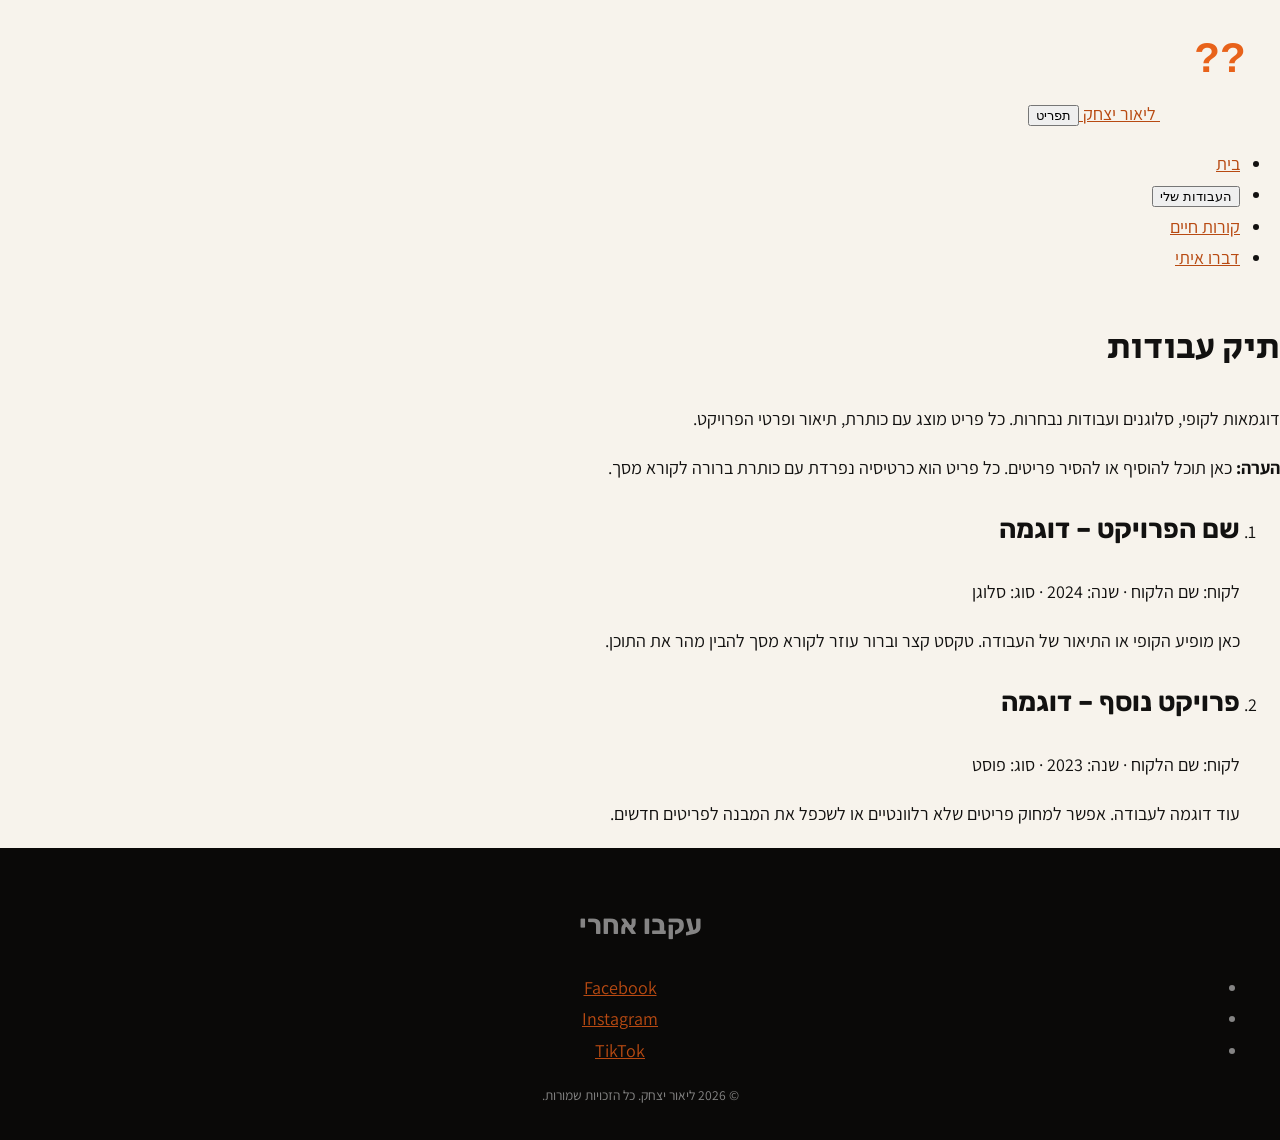
<file: portfolio.html>
<!DOCTYPE html>
<html lang="he" dir="rtl">
<head>
  <meta charset="UTF-8">
  <meta name="viewport" content="width=device-width, initial-scale=1.0">
  <meta name="description" content="תיק עבודות של ליאור יצחק – קופי, סלוגנים ועבודות נבחרות.">
  <title>תיק עבודות | ליאור יצחק</title>
  <link rel="stylesheet" href="styles.css">
</head>
<body>
  <a class="skip-link" href="#main-content">דלג לתוכן הראשי</a>

  <header class="site-header" role="banner">
    <div class="header-inner">
      <a class="logo-link" href="index.html">
        <img src="assets/lior-logo.svg" alt="ליאור יצחק – חזרה לדף הבית" width="120" height="120" class="logo-image">
        <span class="logo-text">ליאור יצחק</span>
      </a>
      <button type="button" class="nav-toggle" aria-expanded="false" aria-controls="main-nav" aria-label="פתח או סגור את תפריט הניווט">
        <span class="nav-toggle-bar" aria-hidden="true"></span>
        <span class="nav-toggle-bar" aria-hidden="true"></span>
        <span class="nav-toggle-bar" aria-hidden="true"></span>
        <span class="nav-toggle-text">תפריט</span>
      </button>
      <nav id="main-nav" class="main-nav" aria-label="ניווט ראשי">
        <ul class="nav-list">
          <li><a href="index.html">בית</a></li>
          <li class="nav-has-submenu">
            <button type="button" class="submenu-toggle" aria-expanded="false" aria-controls="works-submenu">העבודות שלי<span class="sr-only"> – תפריט משנה</span></button>
            <ul id="works-submenu" class="submenu" hidden>
              <li><a href="portfolio.html" aria-current="page">תיק עבודות</a></li>
              <li><a href="campaigns.html">מהלכים</a></li>
              <li><a href="scripts.html">תסריטים</a></li>
              <li><a href="book.html">הספר שלי</a></li>
              <li><a href="social.html">הסושיאל שלי</a></li>
              <li><a href="articles.html">הכתבות שלי</a></li>
            </ul>
          </li>
          <li><a href="cv.html">קורות חיים</a></li>
          <li><a href="contact.html">דברו איתי</a></li>
        </ul>
      </nav>
    </div>
  </header>

  <main id="main-content" class="site-main" tabindex="-1">
    <header class="page-header">
      <h1>תיק עבודות</h1>
      <p class="page-intro">דוגמאות לקופי, סלוגנים ועבודות נבחרות. כל פריט מוצג עם כותרת, תיאור ופרטי הפרויקט.</p>
    </header>

    <div class="placeholder-notice" role="status">
      <p><strong>הערה:</strong> כאן תוכל להוסיף או להסיר פריטים. כל פריט הוא כרטיסיה נפרדת עם כותרת ברורה לקורא מסך.</p>
    </div>

    <ol class="work-list" aria-label="רשימת עבודות בתיק">
      <li class="work-item">
        <article aria-labelledby="work-1-title">
          <h2 id="work-1-title">שם הפרויקט – דוגמה</h2>
          <p class="work-meta">לקוח: שם הלקוח · שנה: 2024 · סוג: סלוגן</p>
          <p>כאן מופיע הקופי או התיאור של העבודה. טקסט קצר וברור עוזר לקורא מסך להבין מהר את התוכן.</p>
        </article>
      </li>
      <li class="work-item">
        <article aria-labelledby="work-2-title">
          <h2 id="work-2-title">פרויקט נוסף – דוגמה</h2>
          <p class="work-meta">לקוח: שם הלקוח · שנה: 2023 · סוג: פוסט</p>
          <p>עוד דוגמה לעבודה. אפשר למחוק פריטים שלא רלוונטיים או לשכפל את המבנה לפריטים חדשים.</p>
        </article>
      </li>
    </ol>
  </main>

  <footer class="site-footer" role="contentinfo">
    <nav aria-label="רשתות חברתיות">
      <h2 class="footer-heading">עקבו אחרי</h2>
      <ul class="social-list">
        <li><a href="https://www.facebook.com/" rel="noopener noreferrer">Facebook<span class="sr-only"> – נפתח בחלון חדש</span></a></li>
        <li><a href="https://www.instagram.com/" rel="noopener noreferrer">Instagram<span class="sr-only"> – נפתח בחלון חדש</span></a></li>
        <li><a href="https://www.tiktok.com/" rel="noopener noreferrer">TikTok<span class="sr-only"> – נפתח בחלון חדש</span></a></li>
      </ul>
    </nav>
    <p class="copyright">© <span id="year"></span> ליאור יצחק. כל הזכויות שמורות.</p>
  </footer>
  <script src="main.js"></script>
</body>
</html>
</file>
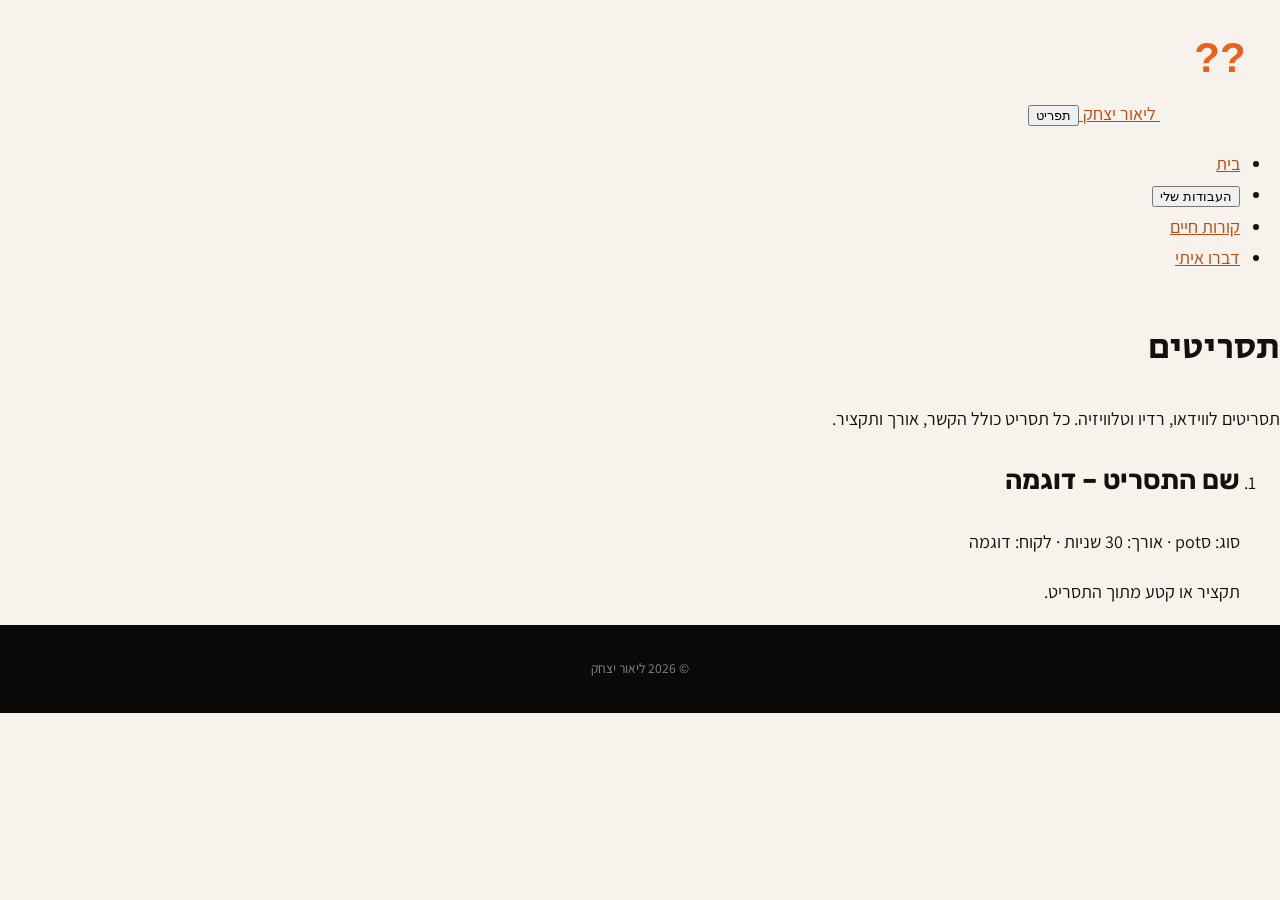
<file: scripts.html>
<!DOCTYPE html>
<html lang="he" dir="rtl">
<head>
  <meta charset="UTF-8">
  <meta name="viewport" content="width=device-width, initial-scale=1.0">
  <meta name="description" content="תסריטים של ליאור יצחק לווידאו ולטלוויזיה.">
  <title>תסריטים | ליאור יצחק</title>
  <link rel="stylesheet" href="styles.css">
</head>
<body>
  <a class="skip-link" href="#main-content">דלג לתוכן הראשי</a>
  <header class="site-header" role="banner">
    <div class="header-inner">
      <a class="logo-link" href="index.html">
        <img src="assets/lior-logo.svg" alt="ליאור יצחק – חזרה לדף הבית" width="120" height="120" class="logo-image">
        <span class="logo-text">ליאור יצחק</span>
      </a>
      <button type="button" class="nav-toggle" aria-expanded="false" aria-controls="main-nav" aria-label="פתח או סגור את תפריט הניווט">
        <span class="nav-toggle-bar" aria-hidden="true"></span><span class="nav-toggle-bar" aria-hidden="true"></span><span class="nav-toggle-bar" aria-hidden="true"></span>
        <span class="nav-toggle-text">תפריט</span>
      </button>
      <nav id="main-nav" class="main-nav" aria-label="ניווט ראשי">
        <ul class="nav-list">
          <li><a href="index.html">בית</a></li>
          <li class="nav-has-submenu">
            <button type="button" class="submenu-toggle" aria-expanded="false" aria-controls="works-submenu">העבודות שלי<span class="sr-only"> – תפריט משנה</span></button>
            <ul id="works-submenu" class="submenu" hidden>
              <li><a href="portfolio.html">תיק עבודות</a></li>
              <li><a href="campaigns.html">מהלכים</a></li>
              <li><a href="scripts.html" aria-current="page">תסריטים</a></li>
              <li><a href="book.html">הספר שלי</a></li>
              <li><a href="social.html">הסושיאל שלי</a></li>
              <li><a href="articles.html">הכתבות שלי</a></li>
            </ul>
          </li>
          <li><a href="cv.html">קורות חיים</a></li>
          <li><a href="contact.html">דברו איתי</a></li>
        </ul>
      </nav>
    </div>
  </header>
  <main id="main-content" class="site-main" tabindex="-1">
    <header class="page-header">
      <h1>תסריטים</h1>
      <p class="page-intro">תסריטים לווידאו, רדיו וטלוויזיה. כל תסריט כולל הקשר, אורך ותקציר.</p>
    </header>
    <ol class="work-list" aria-label="רשימת תסריטים">
      <li class="work-item">
        <article aria-labelledby="script-1-title">
          <h2 id="script-1-title">שם התסריט – דוגמה</h2>
          <p class="work-meta">סוג: סpot · אורך: 30 שניות · לקוח: דוגמה</p>
          <p>תקציר או קטע מתוך התסריט.</p>
        </article>
      </li>
    </ol>
  </main>
  <footer class="site-footer" role="contentinfo">
    <p class="copyright">© <span id="year"></span> ליאור יצחק</p>
  </footer>
  <script src="main.js"></script>
</body>
</html>
</file>
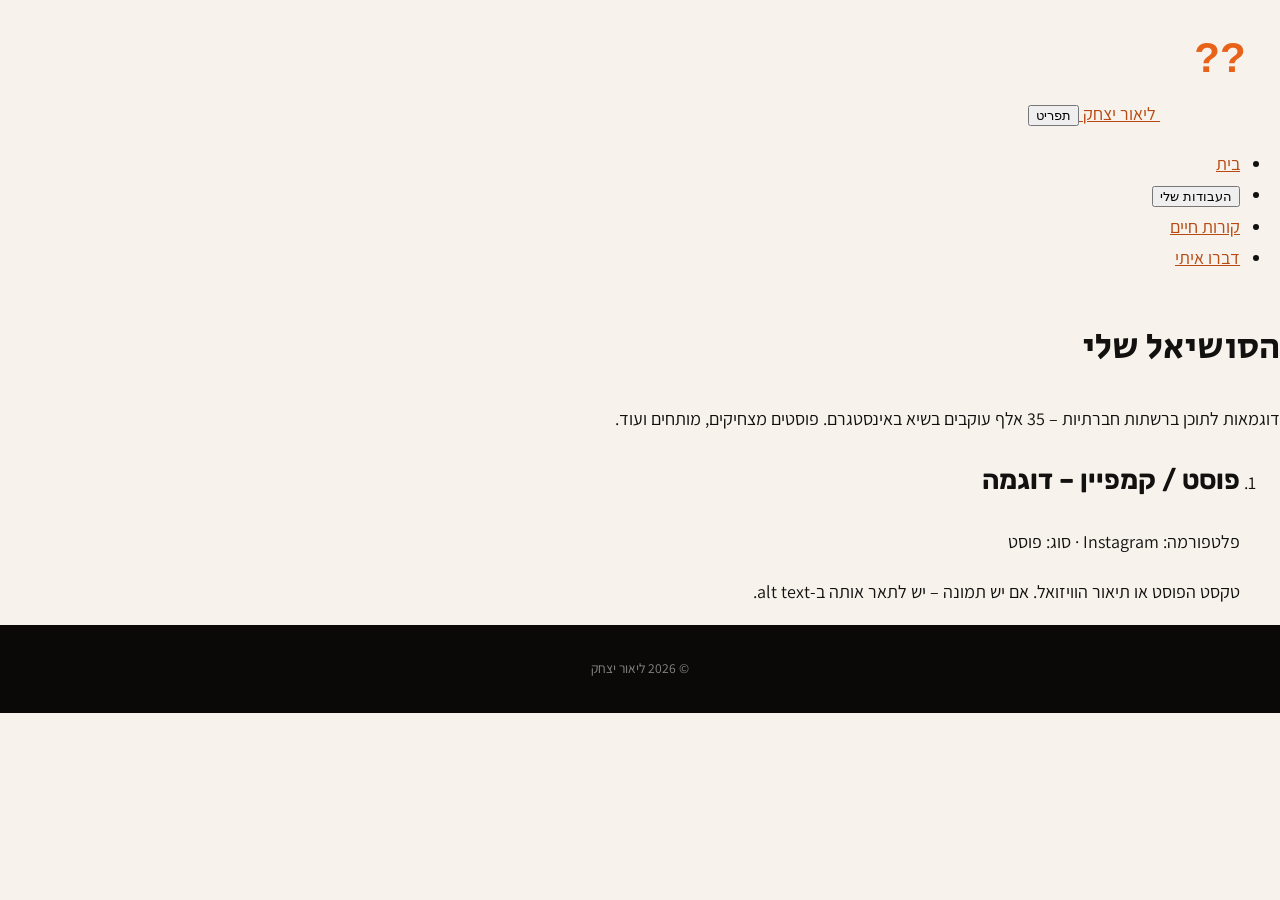
<file: social.html>
<!DOCTYPE html>
<html lang="he" dir="rtl">
<head>
  <meta charset="UTF-8">
  <meta name="viewport" content="width=device-width, initial-scale=1.0">
  <meta name="description" content="תוכן סושיאל של ליאור יצחק – פוסטים, סטוריז וקמפיינים ברשתות.">
  <title>הסושיאל שלי | ליאור יצחק</title>
  <link rel="stylesheet" href="styles.css">
</head>
<body>
  <a class="skip-link" href="#main-content">דלג לתוכן הראשי</a>
  <header class="site-header" role="banner">
    <div class="header-inner">
      <a class="logo-link" href="index.html">
        <img src="assets/lior-logo.svg" alt="ליאור יצחק – חזרה לדף הבית" width="120" height="120" class="logo-image">
        <span class="logo-text">ליאור יצחק</span>
      </a>
      <button type="button" class="nav-toggle" aria-expanded="false" aria-controls="main-nav" aria-label="פתח או סגור את תפריט הניווט">
        <span class="nav-toggle-bar" aria-hidden="true"></span><span class="nav-toggle-bar" aria-hidden="true"></span><span class="nav-toggle-bar" aria-hidden="true"></span>
        <span class="nav-toggle-text">תפריט</span>
      </button>
      <nav id="main-nav" class="main-nav" aria-label="ניווט ראשי">
        <ul class="nav-list">
          <li><a href="index.html">בית</a></li>
          <li class="nav-has-submenu">
            <button type="button" class="submenu-toggle" aria-expanded="false" aria-controls="works-submenu">העבודות שלי<span class="sr-only"> – תפריט משנה</span></button>
            <ul id="works-submenu" class="submenu" hidden>
              <li><a href="portfolio.html">תיק עבודות</a></li>
              <li><a href="campaigns.html">מהלכים</a></li>
              <li><a href="scripts.html">תסריטים</a></li>
              <li><a href="book.html">הספר שלי</a></li>
              <li><a href="social.html" aria-current="page">הסושיאל שלי</a></li>
              <li><a href="articles.html">הכתבות שלי</a></li>
            </ul>
          </li>
          <li><a href="cv.html">קורות חיים</a></li>
          <li><a href="contact.html">דברו איתי</a></li>
        </ul>
      </nav>
    </div>
  </header>
  <main id="main-content" class="site-main" tabindex="-1">
    <header class="page-header">
      <h1>הסושיאל שלי</h1>
      <p class="page-intro">דוגמאות לתוכן ברשתות חברתיות – 35 אלף עוקבים בשיא באינסטגרם. פוסטים מצחיקים, מותחים ועוד.</p>
    </header>
    <ol class="work-list" aria-label="רשימת תוכן סושיאל">
      <li class="work-item">
        <article aria-labelledby="social-1-title">
          <h2 id="social-1-title">פוסט / קמפיין – דוגמה</h2>
          <p class="work-meta">פלטפורמה: Instagram · סוג: פוסט</p>
          <p>טקסט הפוסט או תיאור הוויזואל. אם יש תמונה – יש לתאר אותה ב-alt text.</p>
        </article>
      </li>
    </ol>
  </main>
  <footer class="site-footer" role="contentinfo">
    <p class="copyright">© <span id="year"></span> ליאור יצחק</p>
  </footer>
  <script src="main.js"></script>
</body>
</html>
</file>
<file: styles.css>
@import url("https://fonts.googleapis.com/css2?family=Assistant:wght@400;500;600;700;800&family=Rubik:wght@600;700;800;900&family=Secular+One&display=swap");

:root {
  --ink: #121110;
  --ink-soft: #5c5650;
  --ink-muted: #8a837a;
  --cream: #f7f3ec;
  --cream-dark: #ece6db;
  --white: #ffffff;
  --dark: #141210;
  --dark-soft: #1f1c19;
  --accent: #e8621a;
  --accent-light: #ff8a47;
  --accent-dark: #b84a12;
  --line: rgba(18, 17, 16, 0.1);
  --line-dark: rgba(255, 255, 255, 0.12);
  --focus: #2563eb;
  --font-body: "Assistant", "Segoe UI", Tahoma, Arial, sans-serif;
  --font-hero: "Secular One", "Rubik", "Assistant", sans-serif;
  --font-heading: "Rubik", "Assistant", "Segoe UI", sans-serif;
  --max: 62rem;
  --radius: 24px;
  --radius-md: 16px;
  --radius-sm: 10px;
  --shadow-lg: 0 32px 64px rgba(0, 0, 0, 0.18);
  --shadow-md: 0 16px 40px rgba(0, 0, 0, 0.1);
  --shadow-sm: 0 8px 24px rgba(0, 0, 0, 0.08);
  --nav-height: 3.25rem;
  --text-body: 1.125rem;
  --leading-body: 1.75;
  --leading-tight: 1.2;
}

*,
*::before,
*::after {
  box-sizing: border-box;
}

html {
  scroll-behavior: smooth;
  scroll-padding-top: calc(var(--nav-height) + 0.75rem);
  -webkit-text-size-adjust: 100%;
  text-size-adjust: 100%;
  text-rendering: optimizeLegibility;
  font-kerning: normal;
}

@media (prefers-reduced-motion: reduce) {
  html {
    scroll-behavior: auto;
  }

  *,
  *::before,
  *::after {
    animation-duration: 0.01ms !important;
    transition-duration: 0.01ms !important;
  }
}

body {
  margin: 0;
  font-family: var(--font-body);
  font-size: var(--text-body);
  font-weight: 400;
  line-height: var(--leading-body);
  color: var(--ink);
  background: var(--cream);
  -webkit-font-smoothing: antialiased;
  -moz-osx-font-smoothing: grayscale;
  overflow-x: hidden;
}

h1 {
  font-family: var(--font-hero);
  font-weight: 400;
  font-feature-settings: "kern" 1;
}

h2,
h3,
.stats-bar strong,
.carousel-caption,
.opening-lead,
.opening-closer,
.footer-name {
  font-family: var(--font-heading);
  font-feature-settings: "kern" 1;
}

.sr-only {
  position: absolute;
  width: 1px;
  height: 1px;
  padding: 0;
  margin: -1px;
  overflow: hidden;
  clip: rect(0, 0, 0, 0);
  white-space: nowrap;
  border: 0;
}

.skip-link {
  position: absolute;
  top: 0;
  right: 0;
  z-index: 1000;
  padding: 0.85rem 1.25rem;
  background: var(--dark);
  color: #fff;
  font-weight: 700;
  text-decoration: none;
  transform: translateY(-120%);
}

.skip-link:focus {
  transform: translateY(0);
  outline: 4px solid var(--focus);
  outline-offset: 3px;
}

:focus-visible {
  outline: 4px solid var(--focus);
  outline-offset: 3px;
}

a {
  color: var(--accent-dark);
}

.site-main {
  overflow: hidden;
}

/* ========== NAV ========== */
.site-nav {
  position: sticky;
  top: 0;
  z-index: 900;
  background: #121110;
  border-bottom: 1px solid rgba(255, 255, 255, 0.1);
  padding-top: env(safe-area-inset-top);
}

.site-nav-inner {
  max-width: var(--max);
  margin: 0 auto;
  min-height: var(--nav-height);
}

.site-nav-list {
  display: flex;
  justify-content: center;
  align-items: stretch;
  gap: 0;
  margin: 0;
  padding: 0;
  list-style: none;
  height: 100%;
  min-height: var(--nav-height);
}

.site-nav-list li {
  flex: 1;
  display: flex;
}

.site-nav-list li:not(:last-child) {
  border-left: 1px solid rgba(255, 255, 255, 0.1);
}

.site-nav-list a {
  display: flex;
  flex: 1;
  align-items: center;
  justify-content: center;
  min-height: var(--nav-height);
  padding: 0 1rem;
  border-bottom: 2px solid transparent;
  border-radius: 0;
  text-decoration: none;
  color: rgba(248, 244, 238, 0.72);
  font-family: var(--font-body);
  font-size: 0.92rem;
  font-weight: 600;
  letter-spacing: 0;
  white-space: nowrap;
  transition: color 0.2s ease, border-color 0.2s ease, background 0.2s ease;
}

.site-nav-list a:hover {
  color: #fff;
  background: rgba(255, 255, 255, 0.04);
}

.site-nav-list a.is-active,
.site-nav-list a[aria-current="true"] {
  color: #fff;
  border-bottom-color: var(--accent);
  background: rgba(232, 98, 26, 0.08);
  box-shadow: none;
}

.site-nav-list a:focus-visible {
  color: #fff;
  background: rgba(255, 255, 255, 0.06);
}

#companies-section,
#social-section,
#sketches-section,
#contact-section {
  scroll-margin-top: calc(var(--nav-height) + 0.75rem);
}

/* ========== OPENING ========== */
.opening {
  position: relative;
  background:
    radial-gradient(ellipse 80% 60% at 90% 0%, rgba(232, 98, 26, 0.14), transparent),
    linear-gradient(180deg, #121110 0%, #1a1714 55%, #221e1a 100%);
  color: #f8f4ee;
}

.opening-inner {
  max-width: var(--max);
  margin: 0 auto;
  padding: 3.5rem 1.5rem 4rem;
}

.opening-header {
  margin-bottom: 2.5rem;
  padding-bottom: 1.5rem;
  border-bottom: 1px solid var(--line-dark);
}

.opening-brand {
  margin: 0 0 0.35rem;
  font-family: var(--font-heading);
  font-size: clamp(1.1rem, 2.5vw, 1.35rem);
  font-weight: 800;
  letter-spacing: 0;
  color: var(--accent-light);
}

.opening-kicker {
  margin: 0;
  font-size: 0.9rem;
  font-weight: 600;
  letter-spacing: 0;
  color: rgba(248, 244, 238, 0.55);
}

.opening h1 {
  margin: 0 0 1rem;
  font-size: clamp(2.35rem, 7.5vw, 4.1rem);
  font-weight: 400;
  line-height: 1.08;
  letter-spacing: 0;
}

.hero-accent {
  display: block;
  margin-top: 0.12em;
  color: rgba(248, 244, 238, 0.92);
}

.opening-lead {
  margin: 0 0 2.5rem;
  font-size: clamp(1.3rem, 3vw, 1.7rem);
  font-weight: 800;
  line-height: 1.25;
  color: var(--accent);
}

.opening-body {
  max-width: 38rem;
  font-size: 1.125rem;
  line-height: 1.78;
  color: rgba(248, 244, 238, 0.9);
}

.opening-body p {
  margin: 0 0 1.4rem;
}

.opening-closer {
  margin-top: 2rem !important;
  font-size: 1.4rem !important;
  font-weight: 900;
  line-height: 1.25;
  color: #fff;
}

.stats-bar {
  display: grid;
  grid-template-columns: repeat(3, 1fr);
  gap: 1px;
  margin: 3rem 0 0;
  padding: 0;
  list-style: none;
  background: var(--line-dark);
  border: 1px solid var(--line-dark);
  border-radius: var(--radius-md);
  overflow: hidden;
}

.stats-bar li {
  padding: 1.25rem 1rem;
  background: rgba(255, 255, 255, 0.04);
  text-align: center;
}

.stats-bar strong {
  display: block;
  margin-bottom: 0.35rem;
  font-size: 1.28rem;
  font-weight: 900;
  line-height: var(--leading-tight);
  color: #fff;
}

.stats-bar span {
  font-size: 0.88rem;
  font-weight: 500;
  color: rgba(248, 244, 238, 0.58);
  line-height: 1.45;
}

/* ========== SHOWCASE ========== */
.showcase {
  padding: 4.5rem 0;
  background: var(--cream);
}

.showcase--alt {
  background: var(--cream-dark);
}

.showcase-inner {
  max-width: var(--max);
  margin: 0 auto;
  padding: 0 1.5rem;
}

.showcase-head {
  margin-bottom: 2rem;
}

.showcase-head--light .showcase-label--light {
  background: rgba(232, 98, 26, 0.2);
  color: var(--accent-light);
}

.showcase-head--light h2,
.showcase-head--light .contact-intro {
  color: #f8f4ee;
}

.showcase-label {
  display: inline-block;
  margin-bottom: 0.75rem;
  padding: 0.3rem 0.75rem;
  background: rgba(232, 98, 26, 0.1);
  color: var(--accent-dark);
  border-radius: 999px;
  font-size: 0.82rem;
  font-weight: 700;
  letter-spacing: 0;
}

.showcase h2 {
  margin: 0;
  font-size: clamp(2rem, 4.5vw, 2.85rem);
  font-weight: 900;
  line-height: 1.1;
  letter-spacing: 0;
}

/* ========== CAROUSEL ========== */
.carousel-mount {
  width: 100%;
}

.carousel {
  position: relative;
}

.carousel-frame {
  position: relative;
  background: transparent;
  border: none;
  box-shadow: none;
  overflow: visible;
}

.carousel-viewport {
  position: relative;
  min-height: auto;
  display: block;
  background: transparent;
  touch-action: pan-y pinch-zoom;
}

.carousel-slide {
  width: 100%;
}

.carousel-slide:not(.is-active) {
  position: absolute;
  inset: 0;
  display: flex;
  align-items: center;
  justify-content: center;
  opacity: 0;
  visibility: hidden;
  pointer-events: none;
  z-index: 0;
}

.carousel-slide.is-active {
  position: relative;
  display: flex;
  align-items: center;
  justify-content: center;
  z-index: 1;
  opacity: 1;
  visibility: visible;
}

.carousel-slide[hidden] {
  display: none;
}

.carousel-media {
  position: relative;
  display: flex;
  align-items: center;
  justify-content: center;
  width: 100%;
  min-height: auto;
  padding: 0;
}

.carousel-badge {
  position: absolute;
  top: 0.75rem;
  right: 0.75rem;
  z-index: 2;
  padding: 0.35rem 0.75rem;
  background: rgba(255, 255, 255, 0.92);
  color: var(--ink-soft);
  border: 1px solid var(--line);
  border-radius: 999px;
  font-size: 0.78rem;
  font-weight: 700;
  letter-spacing: 0.04em;
}

.carousel-slide img {
  display: block;
  width: auto;
  max-width: 100%;
  max-height: min(78vh, 720px);
  height: auto;
  object-fit: contain;
  margin-inline: auto;
  border-radius: var(--radius-md);
  border: 1px solid var(--line);
  box-shadow: var(--shadow-sm);
}

.carousel-slide video {
  display: block;
  width: auto;
  max-width: 100%;
  max-height: min(78vh, 720px);
  height: auto;
  object-fit: contain;
  margin-inline: auto;
  border-radius: var(--radius-md);
  background: var(--cream-dark);
  border: 1px solid var(--line);
  box-shadow: var(--shadow-sm);
}

.carousel-zoomable {
  cursor: zoom-in;
}

.carousel-slide video.carousel-zoomable {
  cursor: pointer;
}

.carousel-zoomable:focus-visible {
  outline: 4px solid var(--focus);
  outline-offset: 4px;
}

.carousel-arrow {
  position: absolute;
  top: 50%;
  transform: translateY(-50%);
  z-index: 4;
  width: 2.875rem;
  height: 2.875rem;
  min-width: 2.875rem;
  min-height: 2.875rem;
  padding: 0;
  border: 1px solid rgba(255, 255, 255, 0.35);
  border-radius: 999px;
  background: rgba(255, 255, 255, 0.5);
  color: var(--ink);
  font-family: inherit;
  cursor: pointer;
  box-shadow: 0 4px 16px rgba(0, 0, 0, 0.12);
  backdrop-filter: blur(8px);
  -webkit-backdrop-filter: blur(8px);
  display: inline-flex;
  align-items: center;
  justify-content: center;
  transition:
    background 0.2s ease,
    border-color 0.2s ease,
    box-shadow 0.2s ease,
    transform 0.2s ease,
    opacity 0.2s ease,
    color 0.2s ease;
}

.carousel-arrow-icon {
  display: block;
  width: 1.125rem;
  height: 1.125rem;
  flex-shrink: 0;
  filter: none;
  transition: filter 0.2s ease;
}

.carousel-arrow:hover:not(:disabled),
.carousel-arrow:focus-visible {
  background: rgba(255, 255, 255, 0.82);
  color: var(--ink);
  border-color: rgba(255, 255, 255, 0.65);
  box-shadow: 0 8px 28px rgba(0, 0, 0, 0.16);
  backdrop-filter: blur(10px);
  -webkit-backdrop-filter: blur(10px);
  transform: translateY(-50%) scale(1.04);
}

.carousel-arrow:hover:not(:disabled) .carousel-arrow-icon,
.carousel-arrow:focus-visible .carousel-arrow-icon {
  filter: none;
}

.carousel-arrow:focus-visible {
  outline: 3px solid var(--focus);
  outline-offset: 2px;
}

.carousel-arrow:active:not(:disabled) {
  transform: translateY(-50%) scale(0.98);
}

.carousel-arrow:disabled {
  opacity: 0.35;
  cursor: not-allowed;
  box-shadow: none;
}

.carousel-arrow-prev {
  right: 0.85rem;
}

.carousel-arrow-next {
  left: 0.85rem;
}

.carousel-panel {
  margin-top: 1rem;
  padding: 1rem 0 0;
  background: transparent;
  border: none;
  border-top: 1px solid var(--line);
  border-radius: 0;
  box-shadow: none;
}

.showcase--alt .carousel-panel {
  border-top-color: rgba(18, 17, 16, 0.08);
}

.showcase--alt .carousel-badge {
  background: rgba(255, 255, 255, 0.85);
}

.carousel-footer {
  display: flex;
  align-items: flex-start;
  justify-content: space-between;
  gap: 1rem;
  margin-bottom: 1rem;
}

.carousel-caption {
  margin: 0;
  font-size: 1.15rem;
  font-weight: 800;
  color: var(--ink);
  line-height: 1.35;
}

.carousel-status {
  margin: 0;
  flex-shrink: 0;
  font-size: 0.92rem;
  font-weight: 600;
  color: var(--ink-muted);
  font-variant-numeric: tabular-nums;
}

.carousel-progress {
  height: 4px;
  background: rgba(18, 17, 16, 0.08);
  border-radius: 999px;
  overflow: hidden;
}

.showcase--alt .carousel-progress {
  background: rgba(18, 17, 16, 0.12);
}

.carousel-progress-bar {
  display: block;
  height: 100%;
  width: 0;
  background: linear-gradient(90deg, var(--accent), var(--accent-light));
  border-radius: 999px;
  transition: width 0.35s ease;
}

/* ========== CONTACT ========== */
.contact-section {
  background: var(--dark);
  color: #f8f4ee;
  padding: 4.5rem 0;
}

.contact-inner {
  max-width: var(--max);
  margin: 0 auto;
  padding: 0 1.5rem;
}

.contact-intro {
  margin: 0.75rem 0 0;
  color: rgba(248, 244, 238, 0.68);
  font-size: 1.08rem;
  line-height: 1.65;
}

.contact-list {
  list-style: none;
  margin: 2rem 0 0;
  padding: 0;
  display: grid;
  gap: 0.85rem;
}

.social-buttons {
  display: grid;
  grid-template-columns: repeat(3, 1fr);
  gap: 0.85rem;
  margin-top: 1.25rem;
}

.social-btn {
  display: flex;
  align-items: center;
  justify-content: center;
  min-height: 3.5rem;
  padding: 0.85rem 1rem;
  border-radius: var(--radius-md);
  text-decoration: none;
  font-family: var(--font-body);
  font-size: 0.98rem;
  font-weight: 700;
  letter-spacing: 0;
  color: #fff !important;
  border: 1px solid transparent;
  transition: transform 0.2s ease, opacity 0.2s ease;
}

.social-btn:hover {
  transform: translateY(-2px);
  opacity: 0.92;
}

.social-btn--instagram {
  background: linear-gradient(135deg, #833ab4, #fd1d1d, #fcb045);
}

.social-btn--facebook {
  background: #1877f2;
}

.social-btn--whatsapp {
  background: #25d366;
}

.contact-card {
  display: flex;
  flex-direction: column;
  gap: 0.3rem;
  padding: 1.25rem 1.35rem;
  background: rgba(255, 255, 255, 0.05);
  border: 1px solid var(--line-dark);
  border-radius: var(--radius-md);
  text-decoration: none;
  color: #fff !important;
  transition: background 0.2s ease, border-color 0.2s ease, transform 0.2s ease;
}

.contact-card:hover {
  background: rgba(255, 255, 255, 0.08);
  border-color: rgba(232, 98, 26, 0.45);
  transform: translateY(-2px);
}

.contact-card-label {
  font-size: 0.82rem;
  font-weight: 700;
  letter-spacing: 0;
  color: var(--accent-light);
}

.contact-card-value {
  font-size: 1.08rem;
  font-weight: 600;
  line-height: 1.45;
}

.humor-note {
  margin-top: 1.75rem;
  color: rgba(248, 244, 238, 0.45);
  font-size: 0.95rem;
}

/* ========== FOOTER ========== */
.site-footer {
  padding: 2rem 1.5rem;
  text-align: center;
  background: #0a0908;
  color: rgba(255, 255, 255, 0.5);
}

.footer-name {
  margin: 0 0 0.35rem;
  font-size: 1.02rem;
  font-weight: 800;
  color: rgba(255, 255, 255, 0.78);
}

.copyright {
  margin: 0;
  font-size: 0.85rem;
}

@media (max-width: 640px) {
  :root {
    --nav-height: 3rem;
  }

  .site-nav-list a {
    padding: 0 0.4rem;
    font-size: 0.8rem;
  }

  body {
    font-size: 1.125rem;
    line-height: 1.8;
  }

  .opening-inner {
    padding: 2rem 1.15rem 2.5rem;
    padding-left: max(1.15rem, env(safe-area-inset-left));
    padding-right: max(1.15rem, env(safe-area-inset-right));
  }

  .opening h1 {
    font-size: clamp(2rem, 9vw, 2.75rem);
    line-height: 1.1;
  }

  .opening-lead {
    margin-bottom: 1.75rem;
    font-size: 1.2rem;
  }

  .opening-body {
    font-size: 1.125rem;
    line-height: 1.82;
  }

  .opening-body p {
    margin-bottom: 1.15rem;
  }

  .opening-closer {
    font-size: 1.2rem !important;
  }

  .stats-bar {
    grid-template-columns: 1fr;
    margin-top: 2rem;
  }

  .stats-bar li {
    padding: 1rem 1.1rem;
    text-align: right;
  }

  .stats-bar strong {
    font-size: 1.2rem;
  }

  .stats-bar span {
    font-size: 0.95rem;
  }

  .showcase {
    padding: 2.75rem 0;
  }

  .showcase-inner,
  .contact-inner {
    padding-left: max(1.15rem, env(safe-area-inset-left));
    padding-right: max(1.15rem, env(safe-area-inset-right));
  }

  .showcase-head {
    margin-bottom: 1.25rem;
  }

  .showcase h2 {
    font-size: 1.85rem;
    line-height: 1.15;
  }

  /* קרוסלה – חצים על המדיה */
  .carousel-frame {
    position: relative;
  }

  .carousel-viewport {
    min-height: auto;
  }

  .carousel-media {
    min-height: auto;
    padding: 0;
  }

  .carousel-slide img,
  .carousel-slide video {
    width: 100%;
    max-height: 80vh;
    border-radius: var(--radius-sm);
  }

  .carousel-badge {
    top: 0.5rem;
    right: 0.5rem;
    font-size: 0.85rem;
    padding: 0.4rem 0.8rem;
  }

  .carousel-arrow {
    width: 2.625rem;
    height: 2.625rem;
    min-width: 2.625rem;
    min-height: 2.625rem;
  }

  .carousel-arrow-icon {
    width: 1rem;
    height: 1rem;
  }

  .carousel-arrow-prev {
    right: 0.55rem;
    left: auto;
  }

  .carousel-arrow-next {
    left: 0.55rem;
    right: auto;
  }

  .carousel-panel {
    margin-top: 0.75rem;
    padding-top: 0.85rem;
  }

  .carousel-footer {
    flex-direction: column;
    align-items: flex-start;
    gap: 0.35rem;
    margin-bottom: 0.75rem;
  }

  .carousel-caption {
    font-size: 1.15rem;
  }

  .carousel-status {
    font-size: 1rem;
  }

  .carousel-progress {
    height: 6px;
  }

  .contact-section {
    padding: 2.75rem 0;
    padding-bottom: max(2.75rem, env(safe-area-inset-bottom));
  }

  .contact-intro {
    font-size: 1.05rem;
    line-height: 1.6;
  }

  .contact-list {
    margin-top: 1.25rem;
  }

  .contact-card {
    min-height: 4.25rem;
    padding: 1.1rem 1.15rem;
  }

  .contact-card-value {
    font-size: 1.05rem;
    word-break: break-word;
  }

  .social-buttons {
    grid-template-columns: 1fr;
    gap: 0.75rem;
    margin-top: 1rem;
  }

  .social-btn {
    min-height: 3.75rem;
    font-size: 1.05rem;
  }

  .humor-note {
    font-size: 0.9rem;
    line-height: 1.55;
  }

  .site-footer {
    padding-bottom: max(2rem, env(safe-area-inset-bottom));
  }
}

@media (max-width: 540px) {
  .stats-bar {
    grid-template-columns: 1fr;
  }
}

@media (min-width: 768px) {
  .site-nav-inner {
    padding: 0 2rem;
  }

  .site-nav-list {
    justify-content: center;
    gap: 0;
  }

  .site-nav-list li {
    flex: 0 1 auto;
  }

  .site-nav-list li:not(:last-child) {
    border-left: none;
  }

  .site-nav-list li + li {
    margin-right: 0.15rem;
  }

  .site-nav-list a {
    min-width: 7.5rem;
    padding: 0 1.35rem;
    font-size: 0.98rem;
  }

  .opening-inner {
    padding: 5rem 2rem 4.5rem;
  }

  .opening-body {
    font-size: 1.15rem;
    max-width: 40rem;
  }

  .showcase-inner,
  .contact-inner {
    padding: 0 2rem;
  }

  .contact-list {
    grid-template-columns: repeat(2, 1fr);
  }

  .carousel-frame {
    display: grid;
    grid-template-columns: auto 1fr auto;
    align-items: center;
    gap: 0.85rem;
  }

  .carousel-viewport {
    min-width: 0;
    min-height: auto;
  }

  .carousel-media {
    min-height: auto;
  }

  .carousel-slide img,
  .carousel-slide video {
    width: auto;
    max-width: 100%;
    max-height: min(72vh, 680px);
    height: auto;
    object-fit: contain;
    margin-inline: auto;
  }

  .carousel-arrow {
    position: relative;
    top: auto;
    right: auto;
    left: auto;
    transform: none;
    flex-shrink: 0;
    background: var(--white);
    border: 1px solid var(--line);
    box-shadow: var(--shadow-sm);
    backdrop-filter: none;
    -webkit-backdrop-filter: none;
  }

  .carousel-arrow:hover:not(:disabled),
  .carousel-arrow:focus-visible {
    background: var(--white);
    border-color: rgba(232, 98, 26, 0.35);
    box-shadow: var(--shadow-md);
    transform: scale(1.04);
  }

  .carousel-arrow:active:not(:disabled) {
    transform: scale(0.98);
  }

  .carousel-arrow-prev,
  .carousel-arrow-next {
    right: auto;
    left: auto;
  }
}

/* ========== MEDIA LIGHTBOX ========== */
.media-lightbox {
  width: min(96vw, 1200px);
  max-width: none;
  max-height: none;
  padding: 0;
  border: none;
  background: transparent;
  overflow: visible;
}

.media-lightbox::backdrop {
  background: rgba(10, 9, 8, 0.92);
  backdrop-filter: blur(6px);
  -webkit-backdrop-filter: blur(6px);
}

.media-lightbox-inner {
  position: relative;
  display: flex;
  flex-direction: column;
  align-items: center;
  gap: 0.85rem;
}

.media-lightbox-content {
  display: flex;
  align-items: center;
  justify-content: center;
  width: 100%;
}

.media-lightbox-media {
  display: block;
  max-width: 96vw;
  max-height: 86vh;
  width: auto;
  height: auto;
  border-radius: var(--radius-md);
  box-shadow: var(--shadow-lg);
}

.media-lightbox-content video.media-lightbox-media {
  width: min(96vw, 1100px);
  background: #000;
}

.media-lightbox-caption {
  margin: 0;
  max-width: 46rem;
  padding: 0 1rem;
  text-align: center;
  color: rgba(248, 244, 238, 0.82);
  font-size: 0.98rem;
  line-height: 1.5;
}

.media-lightbox-close {
  position: absolute;
  top: -0.25rem;
  left: 0;
  z-index: 2;
  width: 2.75rem;
  height: 2.75rem;
  padding: 0;
  border: 1px solid rgba(255, 255, 255, 0.2);
  border-radius: 999px;
  background: rgba(255, 255, 255, 0.12);
  color: #fff;
  cursor: pointer;
  display: inline-flex;
  align-items: center;
  justify-content: center;
  transition: background 0.2s ease, border-color 0.2s ease;
}

.media-lightbox-close:hover {
  background: rgba(255, 255, 255, 0.22);
  border-color: rgba(255, 255, 255, 0.35);
}

@media (max-width: 640px) {
  .media-lightbox-media {
    max-height: 78vh;
    border-radius: var(--radius-sm);
  }

  .media-lightbox-close {
    top: -2.75rem;
    left: 0.25rem;
  }

  .media-lightbox-caption {
    font-size: 0.92rem;
  }
}

@media (prefers-reduced-motion: reduce) {
  .media-lightbox::backdrop {
    backdrop-filter: none;
    -webkit-backdrop-filter: none;
  }
}

@media (prefers-contrast: more) {
  .opening,
  .contact-section {
    background: #000;
  }

  .carousel-arrow,
  .carousel-arrow:hover:not(:disabled),
  .carousel-arrow:focus-visible {
    background: rgba(255, 255, 255, 0.72);
    color: var(--ink);
    border: 2px solid var(--ink);
    box-shadow: none;
  }

  .carousel-arrow-icon {
    filter: none;
  }
}
</file>
